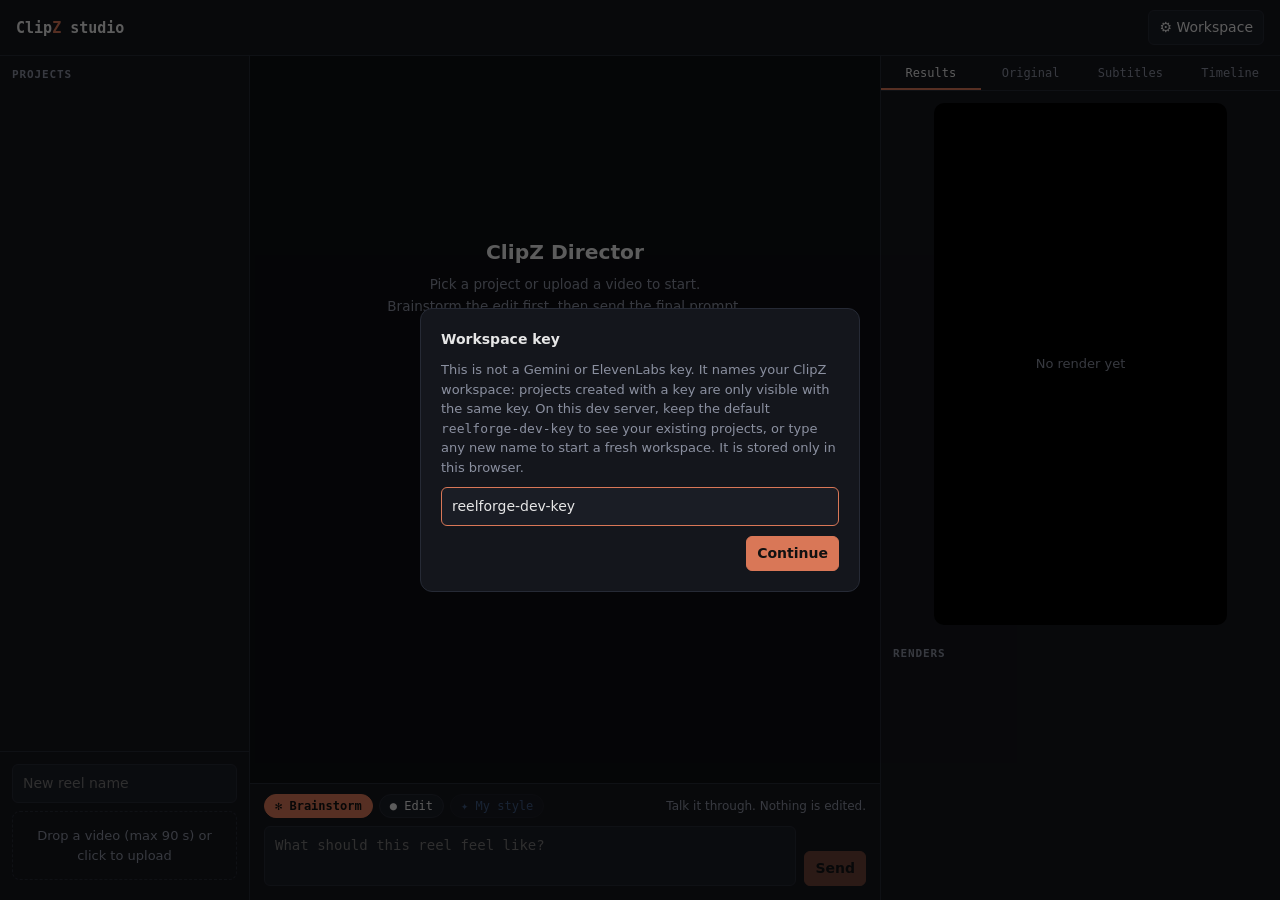
<file: app/web/index.html>
<!doctype html>
<html lang="en">
<head>
<meta charset="utf-8">
<meta name="viewport" content="width=device-width, initial-scale=1">
<title>ClipZ Studio</title>
<style>
:root {
  --bg: #0d0e12; --panel: #14161c; --panel2: #1a1d25; --line: #262a35; --text: #e6e6e6;
  --dim: #8b90a0; --accent: #d97757; --ok: #5fb878; --err: #e5534b; --warn: #d4a72c;
  --blue: #6ea8fe; --mono: ui-monospace, "JetBrains Mono", "SF Mono", Menlo, Consolas, monospace;
  --sans: system-ui, -apple-system, "Segoe UI", Roboto, sans-serif;
}
* { box-sizing: border-box; scrollbar-width: thin; scrollbar-color: #2c3140 transparent; }
::-webkit-scrollbar { width: 6px; height: 6px; }
::-webkit-scrollbar-track { background: transparent; }
::-webkit-scrollbar-thumb { background: #262a35; border-radius: 999px; }
::-webkit-scrollbar-thumb:hover { background: #3d4455; }
::-webkit-scrollbar-thumb:active { background: var(--accent); }
::-webkit-scrollbar-corner { background: transparent; }
html, body { height: 100%; margin: 0; }
body { background: var(--bg); color: var(--text); font: 14px/1.5 var(--sans); display: flex; flex-direction: column; }
button { font: inherit; color: inherit; background: var(--panel2); border: 1px solid var(--line);
  border-radius: 6px; padding: 6px 10px; cursor: pointer; }
button:hover:not(:disabled) { border-color: var(--accent); }
button:disabled { opacity: .45; cursor: default; }
button.primary { background: var(--accent); border-color: var(--accent); color: #111; font-weight: 600; }
input, textarea { font: inherit; color: var(--text); background: var(--panel2); border: 1px solid var(--line);
  border-radius: 6px; padding: 8px 10px; width: 100%; }
input:focus, textarea:focus { outline: none; border-color: var(--accent); }
header { display: flex; align-items: center; gap: 12px; padding: 10px 16px; border-bottom: 1px solid var(--line); background: var(--panel); }
header .logo { font: 600 15px var(--mono); }
header .logo span { color: var(--accent); }
header .spacer { flex: 1; }
header .who { color: var(--dim); font: 12px var(--mono); }
main { flex: 1; display: grid; grid-template-columns: 250px minmax(0, 1fr) 400px; min-height: 0; }
aside, section { min-height: 0; display: flex; flex-direction: column; }
aside { border-right: 1px solid var(--line); background: var(--panel); }
#right { border-left: 1px solid var(--line); background: var(--panel); }
.pad { padding: 12px; }
.title { font: 600 11px var(--mono); text-transform: uppercase; letter-spacing: .08em; color: var(--dim); padding: 12px 12px 6px; }
#projects { overflow: auto; flex: 1; padding: 0 8px 8px; }
.proj { padding: 8px 10px; border-radius: 6px; cursor: pointer; display: flex; flex-direction: column; gap: 2px; }
.proj:hover { background: var(--panel2); }
.proj.active { background: var(--panel2); box-shadow: inset 2px 0 0 var(--accent); }
.proj .name { white-space: nowrap; overflow: hidden; text-overflow: ellipsis; }
.badge { font: 11px var(--mono); color: var(--dim); }
.badge.ready { color: var(--ok); } .badge.processing { color: var(--warn); } .badge.failed { color: var(--err); }
.newproj { border-top: 1px solid var(--line); display: flex; flex-direction: column; gap: 8px; }
.drop { border: 1px dashed var(--line); border-radius: 8px; padding: 14px; text-align: center; color: var(--dim); cursor: pointer; font-size: 13px; }
.drop.over { border-color: var(--accent); color: var(--text); }
.bar { height: 4px; background: var(--line); border-radius: 2px; overflow: hidden; }
.bar > div { height: 100%; width: 0; background: var(--accent); transition: width .2s; }
#chatwrap { display: flex; flex-direction: column; min-height: 0; }
#log { flex: 1; overflow: auto; padding: 18px 22px; font: 13.5px/1.6 var(--mono); }
.empty { color: var(--dim); text-align: center; margin-top: 18vh; font-family: var(--sans); }
.empty h2 { color: var(--text); font-weight: 600; margin: 0 0 6px; }
.msg { margin: 0 0 14px; white-space: pre-wrap; word-wrap: break-word; }
.msg.user { color: var(--text); }
.msg.user::before { content: "> "; color: var(--accent); font-weight: 700; }
.msg.assistant::before { content: "● "; color: var(--text); }
.msg.brain::before { content: "✻ "; color: var(--blue); }
.msg.sys { color: var(--dim); }
.tool { margin: 0 0 6px 2px; color: var(--dim); }
.tool .dot { display: inline-block; width: 1em; }
.tool.run .dot { color: var(--warn); animation: blink 1s infinite; }
.tool.ok .dot { color: var(--ok); } .tool.fail .dot { color: var(--err); }
.tool .name { color: var(--text); font-weight: 600; }
.tool .res { display: block; margin-left: 1.6em; color: var(--dim); white-space: pre-wrap; }
.tool .res::before { content: "⎿ "; }
@keyframes blink { 50% { opacity: .2; } }
.card { border: 1px solid var(--line); border-radius: 8px; padding: 10px 12px; margin: 0 0 14px; background: var(--panel); font-family: var(--sans); }
.card h4 { margin: 0 0 6px; font: 600 12px var(--mono); color: var(--accent); text-transform: uppercase; letter-spacing: .06em; }
.card ol, .card ul { margin: 4px 0 0 18px; padding: 0; }
.card .actions { display: flex; gap: 8px; margin-top: 10px; flex-wrap: wrap; }
.card.final { border-color: var(--accent); }
.composer { border-top: 1px solid var(--line); padding: 10px 14px 14px; background: var(--panel); }
.modes { display: flex; gap: 6px; margin-bottom: 8px; align-items: center; }
.mode { padding: 4px 10px; border-radius: 999px; font: 12px var(--mono); }
.mode.on { background: var(--accent); border-color: var(--accent); color: #111; font-weight: 700; }
.hint { color: var(--dim); font-size: 12px; margin-left: auto; }
.row { display: flex; gap: 8px; align-items: flex-end; }
.row textarea { resize: none; min-height: 44px; max-height: 180px; font-family: var(--mono); }
.tabs { display: flex; border-bottom: 1px solid var(--line); }
.tab { flex: 1; border: 0; border-radius: 0; background: transparent; padding: 10px; color: var(--dim); font: 12px var(--mono); }
.tab.on { color: var(--text); box-shadow: inset 0 -2px 0 var(--accent); }
.pane { display: none; overflow: auto; flex: 1; padding: 12px; }
.pane.on { display: block; }
.player { background: #000; border-radius: 10px; overflow: hidden; aspect-ratio: 9 / 16; max-height: 58vh; margin: 0 auto 10px; display: flex; align-items: center; justify-content: center; color: var(--dim); font-size: 13px; }
.player video { width: 100%; height: 100%; object-fit: contain; }
.render { display: flex; align-items: center; gap: 8px; padding: 8px; border: 1px solid var(--line); border-radius: 8px; margin-bottom: 8px; font-size: 13px; }
.render .meta { flex: 1; min-width: 0; }
.render .meta b { font: 600 12px var(--mono); }
.render .meta div { color: var(--dim); font-size: 12px; }
.credits { font-size: 12px; color: var(--dim); white-space: pre-wrap; }
.sub { font: 12.5px/1.7 var(--mono); }
.sub .line { margin-bottom: 6px; }
.sub .t { color: var(--dim); margin-right: 6px; }
.sub .w { cursor: pointer; border-radius: 3px; }
.sub .w:hover { background: var(--panel2); color: var(--accent); }
.sub .w i { font-style: normal; color: var(--dim); font-size: 10px; vertical-align: super; margin-left: 1px; }
pre.summary { white-space: pre-wrap; font: 12px/1.6 var(--mono); background: var(--panel2); padding: 10px; border-radius: 8px; border: 1px solid var(--line); }
.modal { position: fixed; inset: 0; background: rgba(0,0,0,.6); display: none; align-items: center; justify-content: center; z-index: 10; }
.modal.on { display: flex; }
.modal .box { background: var(--panel); border: 1px solid var(--line); border-radius: 12px; padding: 20px; width: min(440px, 92vw); display: flex; flex-direction: column; gap: 10px; }
.modal .box p { margin: 0; color: var(--dim); font-size: 13px; }
.chips { display: flex; gap: 6px; flex-wrap: wrap; margin: 6px 0 0; }
.chip { font-size: 12px; padding: 3px 9px; border-radius: 999px; }
.stylebtn { padding: 4px 10px; border-radius: 999px; font: 12px var(--mono); color: var(--blue); }
.stylebtn:hover:not(:disabled) { border-color: var(--blue); }
.habit { font: 11.5px var(--mono); padding: 2px 8px; border-radius: 999px; border: 1px solid var(--line); color: var(--dim); cursor: help; }
.card textarea.review { margin-top: 10px; min-height: 150px; resize: vertical; font: 12.5px/1.55 var(--mono); }
@media (max-width: 1100px) { main { grid-template-columns: 210px minmax(0, 1fr) 330px; } }
@media (max-width: 820px) { main { grid-template-columns: 1fr; } aside, #right { display: none; } }
</style>
</head>
<body>
<header>
  <div class="logo">Clip<span>Z</span> studio</div>
  <div class="who" id="who"></div>
  <div class="spacer"></div>
  <button id="settingsBtn" title="Workspace key">⚙ Workspace</button>
</header>
<main>
  <aside>
    <div class="title">Projects</div>
    <div id="projects"></div>
    <div class="newproj pad">
      <input id="pname" placeholder="New reel name" maxlength="200">
      <label class="drop" id="drop">Drop a video (max 90 s) or click to upload
        <input type="file" id="file" accept="video/*" hidden>
      </label>
      <div class="bar" id="upbar" hidden><div></div></div>
      <div class="badge" id="upstatus"></div>
    </div>
  </aside>

  <section id="chatwrap">
    <div id="log"><div class="empty"><h2>ClipZ Director</h2>Pick a project or upload a video to start.<br>
      Brainstorm the edit first, then send the final prompt.</div></div>
    <div class="composer">
      <div class="modes">
        <button class="mode on" data-mode="brainstorm">✻ Brainstorm</button>
        <button class="mode" data-mode="edit">● Edit</button>
        <button class="stylebtn" id="styleBtn" disabled title="Draft an edit prompt from how you edited your other reels; you review it before sending">✦ My style</button>
        <span class="hint" id="modehint">Talk it through. Nothing is edited.</span>
      </div>
      <div class="row">
        <textarea id="input" rows="2" placeholder="What should this reel feel like?" disabled></textarea>
        <button class="primary" id="send" disabled>Send</button>
      </div>
    </div>
  </section>

  <section id="right">
    <div class="tabs">
      <button class="tab on" data-tab="results">Results</button>
      <button class="tab" data-tab="original">Original</button>
      <button class="tab" data-tab="subs">Subtitles</button>
      <button class="tab" data-tab="timeline">Timeline</button>
    </div>
    <div class="pane on" id="pane-results">
      <div class="player" id="player">No render yet</div>
      <div class="bar" id="rbar" hidden><div></div></div>
      <div class="title" style="padding-left:0">Renders</div>
      <div id="renders"></div>
    </div>
    <div class="pane" id="pane-original">
      <div class="player" id="origPlayer">No project selected</div>
      <div class="badge" id="origMeta"></div>
    </div>
    <div class="pane" id="pane-subs"><div class="sub" id="subs">No transcript yet.</div></div>
    <div class="pane" id="pane-timeline">
      <div class="row" style="margin-bottom:8px"><button id="undo">↶ Undo</button><button id="redo">↷ Redo</button>
        <button id="exportBtn" class="primary" style="margin-left:auto">Export</button></div>
      <pre class="summary" id="summary">No timeline yet.</pre>
    </div>
  </section>
</main>

<div class="modal" id="keyModal"><div class="box">
  <b>Workspace key</b>
  <p>This is not a Gemini or ElevenLabs key. It names your ClipZ workspace: projects created
    with a key are only visible with the same key. On this dev server, keep the default
    <code>reelforge-dev-key</code> to see your existing projects, or type any new name to start
    a fresh workspace. It is stored only in this browser.</p>
  <input id="keyInput" placeholder="reelforge-dev-key" autocomplete="off">
  <div class="row" style="justify-content:flex-end"><button class="primary" id="keySave">Continue</button></div>
</div></div>

<script>
"use strict";
const $ = (s) => document.querySelector(s);
const store = {
  get(k, d) { try { const v = localStorage.getItem(k); return v === null ? d : JSON.parse(v); } catch { return d; } },
  set(k, v) { try { localStorage.setItem(k, JSON.stringify(v)); } catch {} },
};
// Served by the API at /app, requests are same-origin. Opened as a local file, talk to the
// local dev API instead (its CORS settings allow it).
const API = location.protocol === "file:" ? "http://localhost:8000" : "";
const DEFAULT_KEY = "reelforge-dev-key"; // the dev workspace (same as the Postman collection)
const S = { key: store.get("rf_key", ""), project: null, mode: "brainstorm", busy: false, blobs: {}, playing: null, original: null };
const current = (pid) => S.project?.project_id === pid; // late responses for another project are dropped

// ---------- API helpers ----------
async function api(path, opts = {}) {
  const headers = { "X-API-Key": S.key, ...(opts.headers || {}) };
  if (opts.json !== undefined) { headers["Content-Type"] = "application/json"; opts.body = JSON.stringify(opts.json); }
  const res = await fetch(API + path, { ...opts, headers });
  if (!res.ok) {
    let detail = res.statusText;
    try { const j = await res.json(); detail = j.detail || (j.errors && j.errors[0].message) || JSON.stringify(j); } catch {}
    const err = new Error(typeof detail === "string" ? detail : JSON.stringify(detail));
    err.status = res.status; throw err;
  }
  return res.headers.get("content-type")?.includes("json") ? res.json() : res;
}

// Server-sent events over fetch (EventSource cannot send the API key header).
async function sse(path, opts, onEvent) {
  const res = await fetch(API + path, { ...opts, headers: { "X-API-Key": S.key, "Content-Type": "application/json", ...(opts.headers || {}) } });
  if (!res.ok || !res.body) throw new Error(`${res.status} ${res.statusText}`);
  const reader = res.body.getReader(); const dec = new TextDecoder(); let buf = "";
  for (;;) {
    const { value, done } = await reader.read();
    if (done) break;
    buf += dec.decode(value, { stream: true }).replace(/\r\n/g, "\n");
    let i;
    while ((i = buf.indexOf("\n\n")) >= 0) {
      const block = buf.slice(0, i); buf = buf.slice(i + 2);
      let ev = "message", data = "";
      for (const line of block.split("\n")) {
        if (line.startsWith("event:")) ev = line.slice(6).trim();
        else if (line.startsWith("data:")) data += line.slice(5).trim();
      }
      if (data) { try { onEvent(ev, JSON.parse(data)); } catch { onEvent(ev, data); } }
    }
  }
}

// ---------- UI helpers ----------
const esc = (s) => String(s ?? "").replace(/[&<>"']/g, (c) => ({ "&": "&amp;", "<": "&lt;", ">": "&gt;", '"': "&quot;", "'": "&#39;" }[c]));
function logEl() { const l = $("#log"); const e = l.querySelector(".empty"); if (e) e.remove(); return l; }
function add(html, cls) { const d = document.createElement("div"); d.className = cls; d.innerHTML = html; logEl().appendChild(d); scroll(); return d; }
function scroll() { const l = $("#log"); l.scrollTop = l.scrollHeight; }
function say(role, text) { return add(esc(text), `msg ${role}`); }
function brief(v, n = 70) { const s = typeof v === "string" ? v : JSON.stringify(v); return s.length > n ? s.slice(0, n - 1) + "…" : s; }
function argText(args) { return Object.entries(args || {}).map(([k, v]) => `${k}=${brief(v, 40)}`).join(", "); }

function resultText(name, r) {
  if (!r) return "";
  if (r.placed && Array.isArray(r.placed)) {
    const p = r.placed.map((x) => typeof x === "string" ? x : `${x.at_word || x.word || ""} ${x.said ? `"${x.said}" ` : ""}→ ${x.title || x.kind || ""}`).join("\n");
    const s = (r.skipped || []).map((x) => `skipped ${x.at_word || x.word}: ${x.reason}`).join("\n");
    return [p, s].filter(Boolean).join("\n") || "nothing placed";
  }
  if (r.render_id) return `render queued (${r.profile || ""})`;
  if (r.warnings) return r.warnings.length ? r.warnings.join("\n") : "plan accepted";
  if (r.results) return r.results.map((x) => `${x.id} — ${x.title}`).join("\n");
  if (r.version) return `version ${r.version}`;
  return brief(r, 160);
}

// ---------- projects ----------
async function loadProjects() {
  if (!S.key) return;
  const { projects } = await api("/projects");
  const box = $("#projects"); box.innerHTML = "";
  if (!projects.length) box.innerHTML = '<div class="badge pad">No projects yet.</div>';
  for (const p of projects) {
    const d = document.createElement("div");
    d.className = "proj" + (S.project?.project_id === p.project_id ? " active" : "");
    d.innerHTML = `<span class="name">${esc(p.name)}</span><span class="badge ${p.status}">${p.status} · ${new Date(p.created_at).toLocaleString()}</span>`;
    d.onclick = () => openProject(p);
    box.appendChild(d);
  }
  return projects;
}

async function openProject(p) {
  S.project = p; store.set("rf_last", p.project_id);
  document.querySelectorAll(".proj").forEach((e) => e.classList.remove("active"));
  await loadProjects();
  $("#log").innerHTML = "";
  resetPanels(p);
  setEnabled(p.status === "ready");
  if (p.status !== "ready") {
    say("sys", p.status === "processing" ? "Analysing the video (transcript, scenes, beats)… this view updates when ready." : `Project status: ${p.status}`);
    if (p.status === "processing") waitReady(p.project_id);
  }
  // brainstorm history (client-side) + edit history (server)
  for (const m of store.get(`rf_brain_${p.project_id}`, [])) say(m.role === "user" ? "user" : "brain", m.content);
  if (p.status === "ready") {
    try {
      const { messages } = await api(`/projects/${p.project_id}/messages`);
      if (!current(p.project_id)) return;
      for (const m of messages) say(m.role === "user" ? "user" : "assistant", m.content);
    } catch {}
  }
  await Promise.all([loadRenders(), loadTimeline()]);
  if ($("#pane-original").classList.contains("on")) loadOriginal();
}

async function waitReady(pid) {
  for (let i = 0; i < 400; i++) {
    await new Promise((r) => setTimeout(r, 3000));
    if (S.project?.project_id !== pid) return;
    const projects = await loadProjects();
    const p = projects.find((x) => x.project_id === pid);
    if (p && p.status !== "processing") { say("sys", p.status === "ready" ? "Video analysed. Brainstorm or tell the Director what to do." : "Processing failed."); S.project = p; setEnabled(p.status === "ready"); loadTimeline(); return; }
  }
}

function setEnabled(on) { $("#input").disabled = !on; $("#send").disabled = !on; $("#styleBtn").disabled = !on; if (on) $("#input").focus(); }

// ---------- upload ----------
async function upload(file) {
  if (!file) return;
  if (!S.key) return openKey();
  const name = $("#pname").value.trim() || file.name.replace(/\.[^.]+$/, "").slice(0, 80);
  const safeName = file.name.replace(/[^A-Za-z0-9._-]/g, "_").replace(/^[^A-Za-z0-9]+/, "v") || "video.mp4";
  const bar = $("#upbar"), status = $("#upstatus");
  bar.hidden = false; bar.firstElementChild.style.width = "0%"; status.textContent = "Creating project…";
  try {
    const proj = await api("/projects", { method: "POST", json: { name } });
    const form = new FormData(); form.append("file", file, safeName);
    const up = await new Promise((resolve, reject) => {
      const xhr = new XMLHttpRequest();
      xhr.open("POST", `${API}/projects/${proj.project_id}/uploads`);
      xhr.setRequestHeader("X-API-Key", S.key);
      xhr.upload.onprogress = (e) => { if (e.lengthComputable) { bar.firstElementChild.style.width = `${(e.loaded / e.total) * 100}%`; status.textContent = `Uploading ${Math.round((e.loaded / e.total) * 100)}%`; } };
      xhr.onload = () => { let j = {}; try { j = JSON.parse(xhr.responseText); } catch {} xhr.status < 300 ? resolve(j) : reject(new Error(j.detail || j.errors?.[0]?.message || xhr.statusText)); };
      xhr.onerror = () => reject(new Error("network error"));
      xhr.send(form);
    });
    status.textContent = "Ingesting…";
    await sse(`/projects/${proj.project_id}/jobs/${up.job_id}/events`, { method: "GET", headers: {} }, (ev, d) => {
      if (d && typeof d === "object") { bar.firstElementChild.style.width = `${Math.round((d.progress || 0) * 100)}%`; status.textContent = `Ingest ${d.status}${d.error ? ": " + d.error : ""}`; }
    });
    status.textContent = "Uploaded. Analysing…"; $("#pname").value = "";
    const projects = await loadProjects();
    const p = projects.find((x) => x.project_id === proj.project_id);
    if (p) openProject(p);
  } catch (e) { status.textContent = `Upload failed: ${e.message}`; }
}

// ---------- brainstorm ----------
async function brainstorm(text) {
  const pid = S.project.project_id;
  const hist = store.get(`rf_brain_${pid}`, []);
  hist.push({ role: "user", content: text });
  say("user", text);
  const thinking = add("thinking…", "msg sys");
  try {
    const r = await api(`/projects/${pid}/brainstorm`, { method: "POST", json: { messages: hist.slice(-20) } });
    thinking.remove();
    hist.push({ role: "assistant", content: r.reply + (r.final_prompt ? `\n\nFINAL PROMPT: ${r.final_prompt}` : "") });
    store.set(`rf_brain_${pid}`, hist);
    if (!current(pid)) return; // saved; shown when you come back to that project
    say("brain", r.reply);
    if (r.final_prompt) finalCard(r.final_prompt);
  } catch (e) { thinking.remove(); say("sys", `Brainstorm failed: ${e.message}`); hist.pop(); }
}

function finalCard(prompt) {
  const c = add(`<h4>Final prompt</h4><div class="fp">${esc(prompt)}</div>
    <div class="actions"><button class="primary" data-a="send">Send to Director</button><button data-a="edit">Edit first</button></div>`, "card final");
  c.querySelector('[data-a="send"]').onclick = () => { setMode("edit"); edit(prompt); };
  c.querySelector('[data-a="edit"]').onclick = () => { setMode("edit"); $("#input").value = prompt; $("#input").focus(); autosize(); };
}

// ---------- edit (Director) ----------
async function edit(text) {
  const pid = S.project.project_id;
  say("user", text);
  const tools = {};
  S.busy = true; $("#send").disabled = true;
  try {
    await sse(`/projects/${pid}/messages`, { method: "POST", body: JSON.stringify({ text }) }, (ev, d) => {
      if (!current(pid)) return; // switched project mid-run: the edit continues on the server
      switch (ev) {
        case "tool_call": {
          if (d.name === "plan_edit") { planCard(d.args); }
          tools[d.id] = add(`<span class="dot">●</span><span class="name">${esc(d.name)}</span>(${esc(argText(d.args))})`, "tool run");
          break;
        }
        case "tool_result": {
          const el = tools[d.id]; if (!el) break;
          el.className = `tool ${d.ok ? "ok" : "fail"}`;
          const txt = d.ok ? resultText(d.name, d.result) : d.error;
          if (txt) el.insertAdjacentHTML("beforeend", `<span class="res">${esc(txt)}</span>`);
          scroll(); break;
        }
        case "timeline_version_created": loadTimeline(); break;
        case "preview_queued": case "render_queued": showProgress(0); loadRenders(); break;
        case "render_progress": showProgress(d.progress); break;
        case "preview_ready": case "render_ready":
          showProgress(null); loadRenders().then(() => play(d.url));
          if (d.credits?.length) add(`<h4>Credits for your caption</h4><div class="credits">${esc(d.credits.join("\n"))}</div>`, "card");
          break;
        case "render_failed": showProgress(null); say("sys", "Render failed."); loadRenders(); break;
        case "dub_queued": say("sys", `Dubbing into ${d.language} in the background; it appears as a new version.`); break;
        case "critic_feedback": add(`<h4>Critic · ${esc(d.overall_score)}/10</h4>${esc((d.issues || []).join("\n"))}`, "card"); break;
        case "ask": askCard(d); break;
        case "done": if (d.reply) say("assistant", d.reply); break;
        case "error": say("sys", `Error: ${d.message || JSON.stringify(d)}`); break;
      }
    });
  } catch (e) { say("sys", `Request failed: ${e.message}`); }
  S.busy = false;
  if (current(pid)) { $("#send").disabled = false; loadTimeline(); loadRenders(); }
}

function planCard(a) {
  const steps = (a.steps || []).map((s) => `<li>${esc(s)}</li>`).join("");
  const moments = (a.moments || []).map((m) => `<li><code>${esc(m.at_word)}</code> → ${esc(m.show)}</li>`).join("");
  add(`<h4>Plan</h4><div>${esc(a.summary || "")}</div>${steps ? `<ol>${steps}</ol>` : ""}
    ${moments ? `<div style="margin-top:6px;color:var(--dim)">Keyword moments</div><ul>${moments}</ul>` : ""}
    ${a.music_mood || a.transition ? `<div style="margin-top:6px;color:var(--dim)">music: ${esc(a.music_mood || "-")} · transition: ${esc(a.transition || "-")}</div>` : ""}`, "card");
}

function askCard(d) {
  const c = add(`<h4>Director asks</h4><div>${esc(d.question)}</div><div class="chips"></div>`, "card");
  for (const o of d.options || []) {
    const b = document.createElement("button"); b.className = "chip"; b.textContent = o;
    b.onclick = () => edit(o); c.querySelector(".chips").appendChild(b);
  }
}

// ---------- my style: a prompt learned from your other reels, reviewed before sending ----------
async function myStyle() {
  if (!S.project || S.busy) return;
  const pid = S.project.project_id;
  const btn = $("#styleBtn"); btn.disabled = true;
  const wait = add("learning your style from your other reels…", "msg sys");
  try {
    const r = await api(`/projects/${pid}/style-prompt`);
    wait.remove();
    if (current(pid)) styleCard(r);
  } catch (e) { wait.remove(); if (current(pid)) say("sys", `Could not learn your style: ${e.message}`); }
  btn.disabled = S.project?.status !== "ready";
}

function styleCard(r) {
  if (!r.prompt) { add(`<h4>Your style</h4><div>${esc(r.note)}</div>`, "card"); return; }
  const habits = r.habits.map((h) => `<span class="habit" title="${esc(h.instruction)}">${esc(h.label)} · ${Math.round(h.share * 100)}%</span>`).join("");
  const c = add(`<h4>Your style</h4><div class="badge">${esc(r.note)}</div><div class="chips">${habits}</div>
    <textarea class="review" maxlength="2000" spellcheck="false">${esc(r.prompt)}</textarea>
    <div class="actions"><button class="primary" data-a="send">Send to Director</button><button data-a="discard">Discard</button></div>`, "card final");
  const text = c.querySelector("textarea");
  c.querySelector('[data-a="send"]').onclick = () => {
    const prompt = text.value.trim();
    if (!prompt || S.busy) return;
    c.querySelectorAll("button, textarea").forEach((x) => (x.disabled = true));
    setMode("edit"); edit(prompt);
  };
  c.querySelector('[data-a="discard"]').onclick = () => c.remove();
  text.focus();
}

// ---------- results ----------
function showProgress(p) {
  const bar = $("#rbar");
  if (p === null) { bar.hidden = true; return; }
  bar.hidden = false; bar.firstElementChild.style.width = `${Math.round((p || 0) * 100)}%`;
}

async function blobUrl(url) {
  if (S.blobs[url]) return S.blobs[url];
  const res = await api(url);
  S.blobs[url] = URL.createObjectURL(await res.blob());
  return S.blobs[url];
}

async function play(url) {
  if (!url || !S.project) return;
  const pid = S.project.project_id;
  S.playing = { pid, url };
  const box = $("#player"); box.textContent = "Loading…";
  try {
    const src = await blobUrl(url);
    if (!current(pid) || S.playing?.url !== url) return;
    box.innerHTML = `<video src="${src}" controls autoplay playsinline></video>`;
  } catch (e) { if (current(pid)) box.textContent = `Cannot load video: ${e.message}`; }
}

function resetPanels(p) {
  S.playing = null; S.original = null;
  $("#player").textContent = "No render yet";
  $("#renders").innerHTML = '<div class="badge">Loading…</div>';
  $("#origPlayer").textContent = "Open this tab to load the original";
  $("#origMeta").textContent = "";
  const waiting = p.status === "ready" ? "Loading…" : "Not analysed yet.";
  $("#subs").textContent = waiting;
  $("#summary").textContent = p.status === "ready" ? "Loading…" : "No timeline yet.";
  showProgress(null);
}

async function loadOriginal() {
  if (!S.project) return;
  const pid = S.project.project_id;
  if (S.original === pid) return;
  S.original = pid;
  const box = $("#origPlayer"); box.textContent = "Loading…";
  try {
    const src = await api(`/projects/${pid}/source`);
    const blob = await blobUrl(src.url);
    if (!current(pid)) return;
    box.innerHTML = `<video src="${blob}" controls playsinline></video>`;
    $("#origMeta").textContent = `${src.width || "?"}×${src.height || "?"} · ${src.duration_s ? src.duration_s.toFixed(1) + " s" : ""} · as uploaded (normalised)`;
  } catch (e) {
    if (!current(pid)) return;
    S.original = null;
    box.textContent = e.status === 404 ? "The original is no longer kept for this project." : `Cannot load original: ${e.message}`;
  }
}

async function download(url, name) {
  const a = document.createElement("a"); a.href = await blobUrl(url); a.download = name; a.click();
}

async function loadRenders() {
  if (!S.project) return;
  const pid = S.project.project_id;
  const { renders } = await api(`/projects/${pid}/renders`).catch(() => ({ renders: [] }));
  if (!current(pid)) return;
  const box = $("#renders"); box.innerHTML = renders.length ? "" : '<div class="badge">Nothing rendered yet.</div>';
  for (const r of renders) {
    const d = document.createElement("div"); d.className = "render";
    d.innerHTML = `<div class="meta"><b>${esc(r.profile)}</b> <span class="badge ${r.status === "done" ? "ready" : r.status === "failed" ? "failed" : "processing"}">${esc(r.status)}</span><div>${new Date(r.created_at).toLocaleString()}</div></div>`;
    if (r.status === "done" && r.url) {
      const pl = document.createElement("button"); pl.textContent = "▶"; pl.title = "Play"; pl.onclick = () => play(r.url);
      const dl = document.createElement("button"); dl.textContent = "⬇"; dl.title = "Download";
      dl.onclick = () => download(r.url, `${S.project.name.replace(/[^\w-]+/g, "_")}-${r.profile}.mp4`);
      d.append(pl, dl);
    }
    box.appendChild(d);
  }
  const latest = renders.find((r) => r.status === "done" && r.url);
  if (latest && S.playing?.pid !== pid) play(latest.url);
}

async function loadTimeline() {
  if (!S.project || S.project.status !== "ready") return;
  const pid = S.project.project_id;
  try {
    const t = await api(`/projects/${pid}/timeline`);
    if (!current(pid)) return;
    $("#summary").textContent = `version ${t.version}\n\n${t.summary}`;
    renderSubs(t.timeline.transcript.words || []);
  } catch (e) { if (current(pid)) $("#summary").textContent = e.status === 404 ? "No timeline yet." : e.message; }
}

function renderSubs(words) {
  const box = $("#subs"); box.innerHTML = "";
  if (!words.length) { box.textContent = "No speech detected."; return; }
  let line = null;
  words.forEach((w, i) => {
    if (i % 8 === 0) {
      line = document.createElement("div"); line.className = "line";
      line.innerHTML = `<span class="t">${w.start.toFixed(1)}s</span>`; box.appendChild(line);
    }
    const s = document.createElement("span"); s.className = "w";
    s.innerHTML = `${esc(w.display_text || w.text)}<i>${esc(w.id)}</i> `;
    s.title = `Insert ${w.id}`;
    s.onclick = () => { const inp = $("#input"); inp.value += (inp.value && !inp.value.endsWith(" ") ? " " : "") + w.id + " "; inp.focus(); };
    line.appendChild(s);
  });
}

// ---------- modes, composer, wiring ----------
function setMode(m) {
  S.mode = m;
  document.querySelectorAll(".mode").forEach((b) => b.classList.toggle("on", b.dataset.mode === m));
  $("#modehint").textContent = m === "brainstorm" ? "Talk it through. Nothing is edited." : "The Director edits the timeline and renders a preview.";
  $("#input").placeholder = m === "brainstorm" ? "What should this reel feel like?" : "Tell the Director what to do (e.g. remove pauses, add logos when tools are named, upbeat music + sfx)";
}
function autosize() { const t = $("#input"); t.style.height = "auto"; t.style.height = Math.min(180, t.scrollHeight) + "px"; }
async function submit() {
  const text = $("#input").value.trim();
  if (!text || !S.project || S.busy) return;
  $("#input").value = ""; autosize();
  if (S.mode === "brainstorm") await brainstorm(text); else await edit(text);
}

function openKey() { $("#keyInput").value = S.key || DEFAULT_KEY; $("#keyModal").classList.add("on"); $("#keyInput").focus(); }
$("#keySave").onclick = async () => {
  const k = $("#keyInput").value.trim(); if (!k) return;
  S.key = k; store.set("rf_key", k); $("#keyModal").classList.remove("on"); $("#who").textContent = `workspace: ${k}`;
  const projects = await loadProjects().catch((e) => { say("sys", offline(e)); return []; });
  const last = projects?.find((p) => p.project_id === store.get("rf_last", ""));
  if (last) openProject(last);
};
$("#keyInput").onkeydown = (e) => { if (e.key === "Enter") $("#keySave").click(); };
$("#settingsBtn").onclick = openKey;
document.querySelectorAll(".mode").forEach((b) => (b.onclick = () => setMode(b.dataset.mode)));
document.querySelectorAll(".tab").forEach((b) => (b.onclick = () => {
  document.querySelectorAll(".tab").forEach((x) => x.classList.toggle("on", x === b));
  document.querySelectorAll(".pane").forEach((p) => p.classList.toggle("on", p.id === `pane-${b.dataset.tab}`));
  if (b.dataset.tab === "original") loadOriginal();
}));
$("#send").onclick = submit;
$("#styleBtn").onclick = myStyle;
$("#input").addEventListener("input", autosize);
$("#input").addEventListener("keydown", (e) => { if (e.key === "Enter" && !e.shiftKey) { e.preventDefault(); submit(); } });
$("#file").onchange = (e) => upload(e.target.files[0]);
const drop = $("#drop");
drop.addEventListener("dragover", (e) => { e.preventDefault(); drop.classList.add("over"); });
drop.addEventListener("dragleave", () => drop.classList.remove("over"));
drop.addEventListener("drop", (e) => { e.preventDefault(); drop.classList.remove("over"); upload(e.dataTransfer.files[0]); });
$("#undo").onclick = async () => { if (S.project) { await api(`/projects/${S.project.project_id}/undo`, { method: "POST" }).catch((e) => say("sys", e.message)); loadTimeline(); } };
$("#redo").onclick = async () => { if (S.project) { await api(`/projects/${S.project.project_id}/redo`, { method: "POST" }).catch((e) => say("sys", e.message)); loadTimeline(); } };
$("#exportBtn").onclick = () => { if (S.project && !S.busy) { setMode("edit"); edit("export the final video"); } };

(async () => {
  setMode("brainstorm");
  if (!S.key) return openKey();
  $("#who").textContent = `workspace: ${S.key}`;
  const projects = await loadProjects().catch((e) => { say("sys", offline(e)); return []; });
  const last = projects?.find((p) => p.project_id === store.get("rf_last", ""));
  if (last) openProject(last);
})();

function offline(e) {
  return e instanceof TypeError
    ? `Cannot reach the ClipZ API at ${API || location.origin}. Start it with \`make dev\` and open http://localhost:8000/app`
    : e.message;
}
</script>
</body>
</html>
</file>
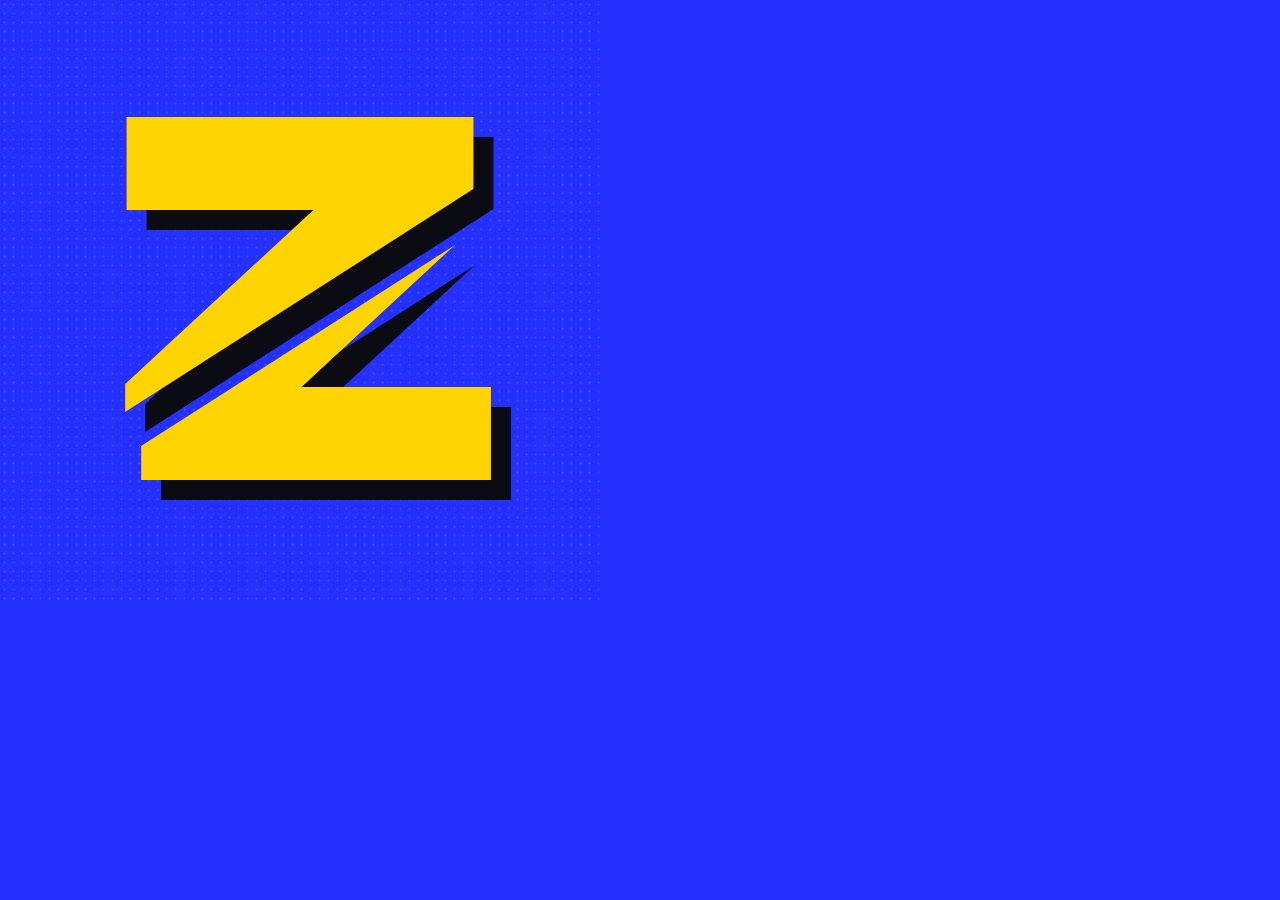
<file: landing/shots/icon.html>
<!doctype html><html><head><meta charset="utf-8">
<link rel="stylesheet" href="https://fonts.googleapis.com/css2?family=Unbounded:wght@900&display=swap">
<style>
*{margin:0;padding:0;box-sizing:border-box}
html,body{width:600px;height:600px;overflow:hidden;background:#2430FF}
.tile{position:relative;width:600px;height:600px;background:#2430FF;overflow:hidden}
.tile::before{content:"";position:absolute;inset:0;opacity:.1;background-image:radial-gradient(rgba(255,255,255,.95) 1.4px,transparent 1.4px);background-size:9px 9px}
.z{position:absolute;inset:0;display:grid;place-items:center;font-family:"Unbounded","Arial Black",sans-serif;font-weight:900;font-size:470px;line-height:1;letter-spacing:0}
.z span{display:block;transform:translateY(-6px)}
.shadow{color:#0B0B14;transform:translate(20px,20px)}
.a{color:#FFD400;clip-path:polygon(0 0,100% 0,100% 18%,0 82%)}
.b{color:#FFD400;clip-path:polygon(0 86%,100% 22%,100% 100%,0 100%);transform:translate(16px,10px)}
.shadow.a2{clip-path:polygon(0 0,100% 0,100% 18%,0 82%)}
.shadow.b2{clip-path:polygon(0 86%,100% 22%,100% 100%,0 100%);transform:translate(36px,30px)}
.rec{position:absolute;left:58px;top:56px;width:34px;height:34px;border-radius:50%;background:#FFD400;box-shadow:5px 5px 0 #0B0B14}
</style></head><body>
<div class="tile">
  <div class="z shadow a2"><span>Z</span></div>
  <div class="z shadow b2"><span>Z</span></div>
  <div class="z a"><span>Z</span></div>
  <div class="z b"><span>Z</span></div>
</div>
</body></html>
</file>
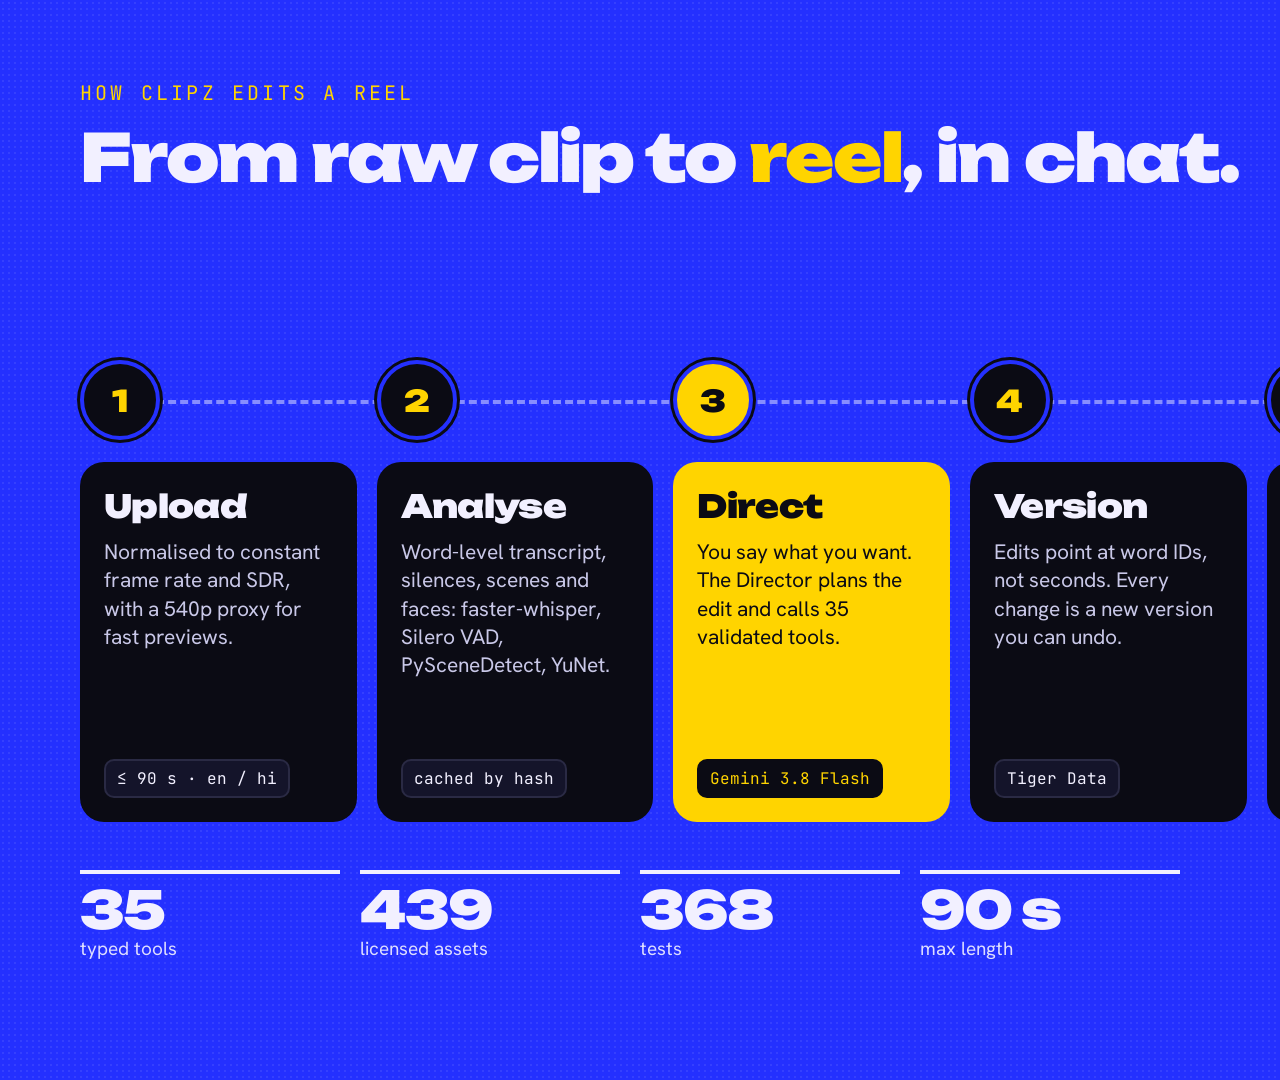
<file: landing/shots/infographic-landscape.html>
<!doctype html><html><head><meta charset="utf-8">
<link rel="stylesheet" href="https://fonts.googleapis.com/css2?family=Unbounded:wght@700;900&family=Hanken+Grotesk:wght@400;500;700&family=JetBrains+Mono:wght@400;700&display=swap">
<link rel="stylesheet" href="poster.css">
<style>
html,body{width:1920px;height:1080px}
body{background:var(--cobalt)}
.top{position:absolute;left:80px;right:80px;top:80px;display:flex;justify-content:space-between;align-items:flex-end;gap:60px}
.top .eyebrow{color:var(--yellow);font-size:20px}
.top .h{font-size:66px;margin-top:20px;white-space:nowrap}
.top .h em{font-style:normal;color:var(--yellow)}
.top p{font-size:26px;line-height:1.3;max-width:26ch;opacity:.92}
.flow{position:absolute;left:80px;right:80px;top:360px;display:grid;grid-template-columns:repeat(6,1fr);gap:20px}
.flow::before{content:"";position:absolute;left:40px;right:40px;top:40px;border-top:4px dashed rgba(255,255,255,.45)}
.st{position:relative;display:flex;flex-direction:column;gap:22px}
.dot{width:80px;height:80px;border-radius:50%;background:var(--ink);color:var(--yellow);display:grid;place-items:center;
  font-family:var(--display);font-weight:900;font-size:30px;border:4px solid var(--cobalt);box-shadow:0 0 0 3px var(--ink)}
.card{background:var(--ink);border-radius:24px;padding:24px;display:flex;flex-direction:column;gap:12px;height:360px}
.card h3{font-family:var(--display);font-weight:900;font-size:32px;letter-spacing:-.02em}
.card p{font-size:21px;line-height:1.35;color:#C9C8E8}
.card .t{align-self:flex-start;font-family:var(--mono);font-size:16px;padding:7px 11px;border-radius:10px;background:var(--ink-2);border:2px solid var(--line);white-space:nowrap;margin-top:auto}
.st.hi .card{background:var(--yellow);color:var(--ink)}
.st.hi .card p{color:var(--ink)}
.st.hi .card .t{background:var(--ink);color:var(--yellow);border-color:var(--ink)}
.st.hi .dot{background:var(--yellow);color:var(--ink)}
.nums{position:absolute;left:80px;width:1100px;top:870px;display:grid;grid-template-columns:repeat(4,1fr);gap:20px}
.nums div{border-top:4px solid var(--paper);padding-top:10px}
.nums b{display:block;font-family:var(--display);font-weight:900;font-size:52px;letter-spacing:-.04em;line-height:1}
.nums span{font-size:19px;opacity:.9}
.foot{left:auto;right:80px;bottom:62px;gap:40px}
</style></head><body>
<div class="grain"></div>
<div class="top">
  <div><div class="eyebrow">How ClipZ edits a reel</div>
  <h1 class="h">From raw clip to <em>reel</em>, in chat.</h1></div>
  <p>The model never writes FFmpeg. It edits a typed timeline; code does the cutting.</p>
</div>
<div class="flow">
  <div class="st"><div class="dot">1</div><div class="card"><h3>Upload</h3>
    <p>Normalised to constant frame rate and SDR, with a 540p proxy for fast previews.</p><span class="t">≤ 90 s · en / hi</span></div></div>
  <div class="st"><div class="dot">2</div><div class="card"><h3>Analyse</h3>
    <p>Word-level transcript, silences, scenes and faces: faster-whisper, Silero VAD, PySceneDetect, YuNet.</p><span class="t">cached by hash</span></div></div>
  <div class="st hi"><div class="dot">3</div><div class="card"><h3>Direct</h3>
    <p>You say what you want. The Director plans the edit and calls 35 validated tools.</p><span class="t">Gemini 3.8 Flash</span></div></div>
  <div class="st"><div class="dot">4</div><div class="card"><h3>Version</h3>
    <p>Edits point at word IDs, not seconds. Every change is a new version you can undo.</p><span class="t">Tiger Data</span></div></div>
  <div class="st"><div class="dot">5</div><div class="card"><h3>Sound</h3>
    <p>Music bed ducked under voice, SFX on cuts, custom effects, voiceover and dubbing.</p><span class="t">ElevenLabs</span></div></div>
  <div class="st"><div class="dot">6</div><div class="card"><h3>Render</h3>
    <p>A deterministic 1080×1920 export at −14 LUFS, with licence checks before it ships.</p><span class="t">FFmpeg + libass</span></div></div>
</div>
<div class="nums">
  <div><b>35</b><span>typed tools</span></div>
  <div><b>439</b><span>licensed assets</span></div>
  <div><b>368</b><span>tests</span></div>
  <div><b>90 s</b><span>max length</span></div>
</div>
<div class="foot"><div class="url">You talk. It cuts.</div><div class="logo">Clip<span>Z</span></div></div>
</body></html>
</file>
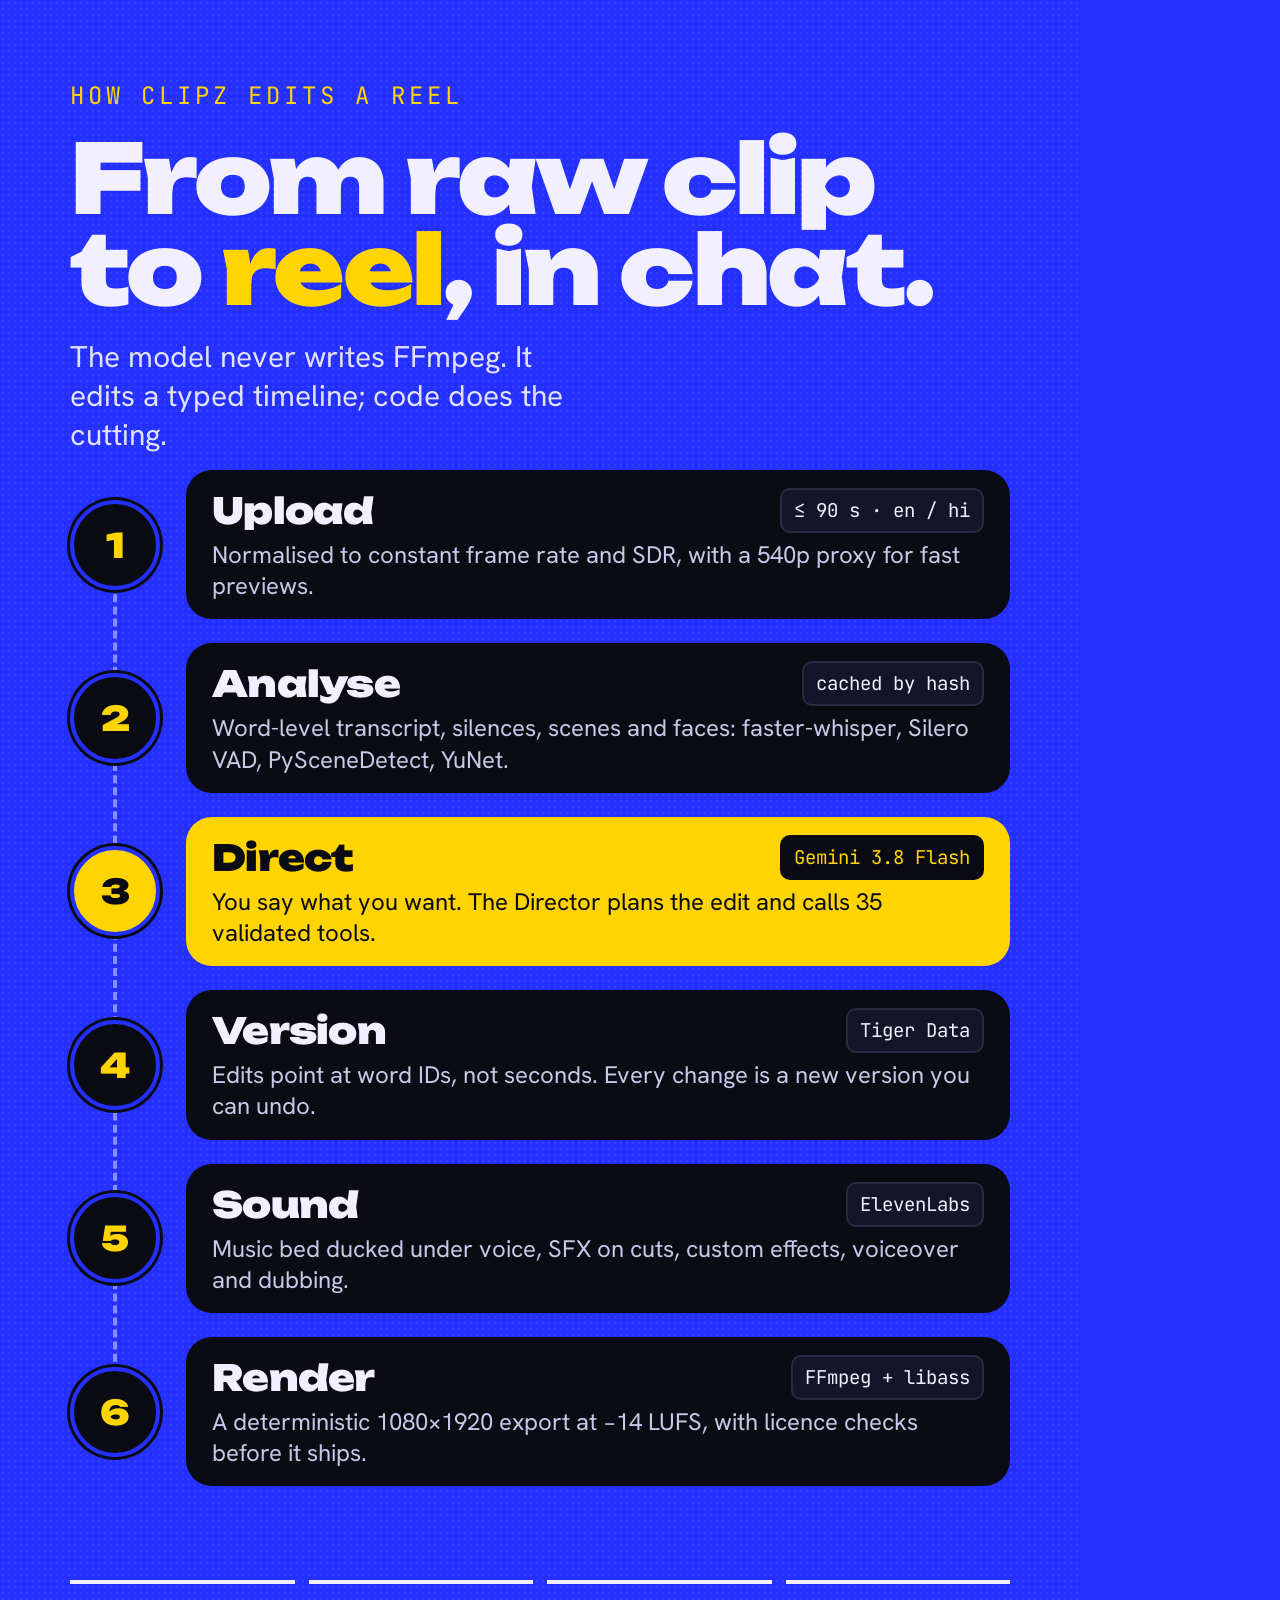
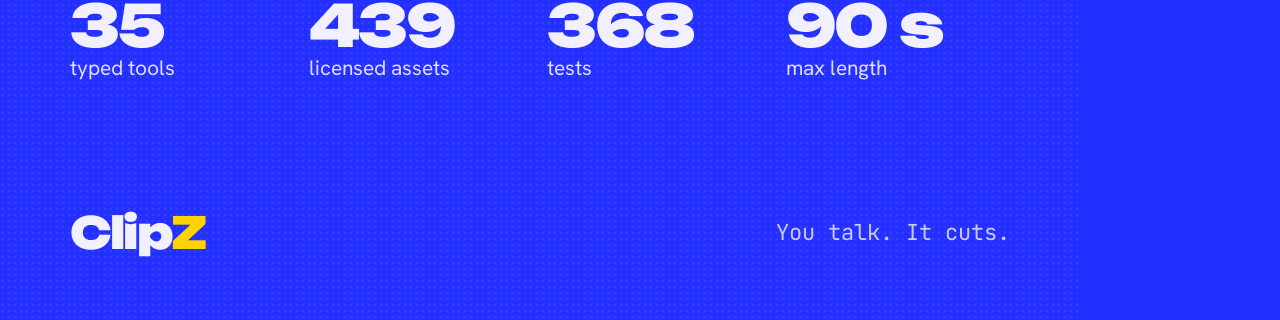
<file: landing/shots/infographic.html>
<!doctype html><html><head><meta charset="utf-8">
<link rel="stylesheet" href="https://fonts.googleapis.com/css2?family=Unbounded:wght@700;900&family=Hanken+Grotesk:wght@400;500;700&family=JetBrains+Mono:wght@400;700&display=swap">
<link rel="stylesheet" href="poster.css">
<style>
body{background:var(--cobalt)}
.top{position:absolute;left:70px;right:70px;top:80px}
.top .eyebrow{color:var(--yellow)}
.top .h{font-size:96px;margin-top:22px}
.top .h em{font-style:normal;color:var(--yellow)}
.top p{font-size:30px;line-height:1.3;margin-top:22px;max-width:30ch;opacity:.92}
.flow{position:absolute;left:70px;right:70px;top:470px;display:flex;flex-direction:column;gap:24px}
.flow::before{content:"";position:absolute;left:43px;top:40px;bottom:40px;border-left:4px dashed rgba(255,255,255,.45)}
.st{position:relative;display:grid;grid-template-columns:90px 1fr;gap:26px;align-items:center}
.dot{width:90px;height:90px;border-radius:50%;background:var(--ink);color:var(--yellow);display:grid;place-items:center;
  font-family:var(--display);font-weight:900;font-size:34px;border:4px solid var(--cobalt);box-shadow:0 0 0 3px var(--ink)}
.card{background:var(--ink);border-radius:26px;padding:18px 26px;display:grid;grid-template-columns:1fr auto;gap:6px 18px;align-items:center}
.card h3{font-family:var(--display);font-weight:900;font-size:36px;letter-spacing:-.02em}
.card p{grid-column:1/-1;font-size:24px;line-height:1.3;color:#C9C8E8}
.card .t{font-family:var(--mono);font-size:19px;padding:8px 12px;border-radius:10px;background:var(--ink-2);border:2px solid var(--line);white-space:nowrap}
.st.hi .card{background:var(--yellow);color:var(--ink)}
.st.hi .card p{color:var(--ink)}
.st.hi .card .t{background:var(--ink);color:var(--yellow);border-color:var(--ink)}
.st.hi .dot{background:var(--yellow);color:var(--ink)}
.nums{position:absolute;left:70px;right:70px;top:1580px;display:grid;grid-template-columns:repeat(4,1fr);gap:14px}
.nums div{border-top:4px solid var(--paper);padding-top:12px}
.nums b{display:block;font-family:var(--display);font-weight:900;font-size:58px;letter-spacing:-.04em;line-height:1}
.nums span{font-size:21px;opacity:.9}
</style></head><body>
<div class="grain"></div>
<div class="top">
  <div class="eyebrow">How ClipZ edits a reel</div>
  <h1 class="h">From raw clip<br>to <em>reel</em>, in chat.</h1>
  <p>The model never writes FFmpeg. It edits a typed timeline; code does the cutting.</p>
</div>
<div class="flow">
  <div class="st"><div class="dot">1</div><div class="card"><h3>Upload</h3><span class="t">≤ 90 s · en / hi</span>
    <p>Normalised to constant frame rate and SDR, with a 540p proxy for fast previews.</p></div></div>
  <div class="st"><div class="dot">2</div><div class="card"><h3>Analyse</h3><span class="t">cached by hash</span>
    <p>Word-level transcript, silences, scenes and faces: faster-whisper, Silero VAD, PySceneDetect, YuNet.</p></div></div>
  <div class="st hi"><div class="dot">3</div><div class="card"><h3>Direct</h3><span class="t">Gemini 3.8 Flash</span>
    <p>You say what you want. The Director plans the edit and calls 35 validated tools.</p></div></div>
  <div class="st"><div class="dot">4</div><div class="card"><h3>Version</h3><span class="t">Tiger Data</span>
    <p>Edits point at word IDs, not seconds. Every change is a new version you can undo.</p></div></div>
  <div class="st"><div class="dot">5</div><div class="card"><h3>Sound</h3><span class="t">ElevenLabs</span>
    <p>Music bed ducked under voice, SFX on cuts, custom effects, voiceover and dubbing.</p></div></div>
  <div class="st"><div class="dot">6</div><div class="card"><h3>Render</h3><span class="t">FFmpeg + libass</span>
    <p>A deterministic 1080×1920 export at −14 LUFS, with licence checks before it ships.</p></div></div>
</div>
<div class="nums">
  <div><b>35</b><span>typed tools</span></div>
  <div><b>439</b><span>licensed assets</span></div>
  <div><b>368</b><span>tests</span></div>
  <div><b>90 s</b><span>max length</span></div>
</div>
<div class="foot"><div class="logo">Clip<span>Z</span></div><div class="url">You talk. It cuts.</div></div>
</body></html>
</file>
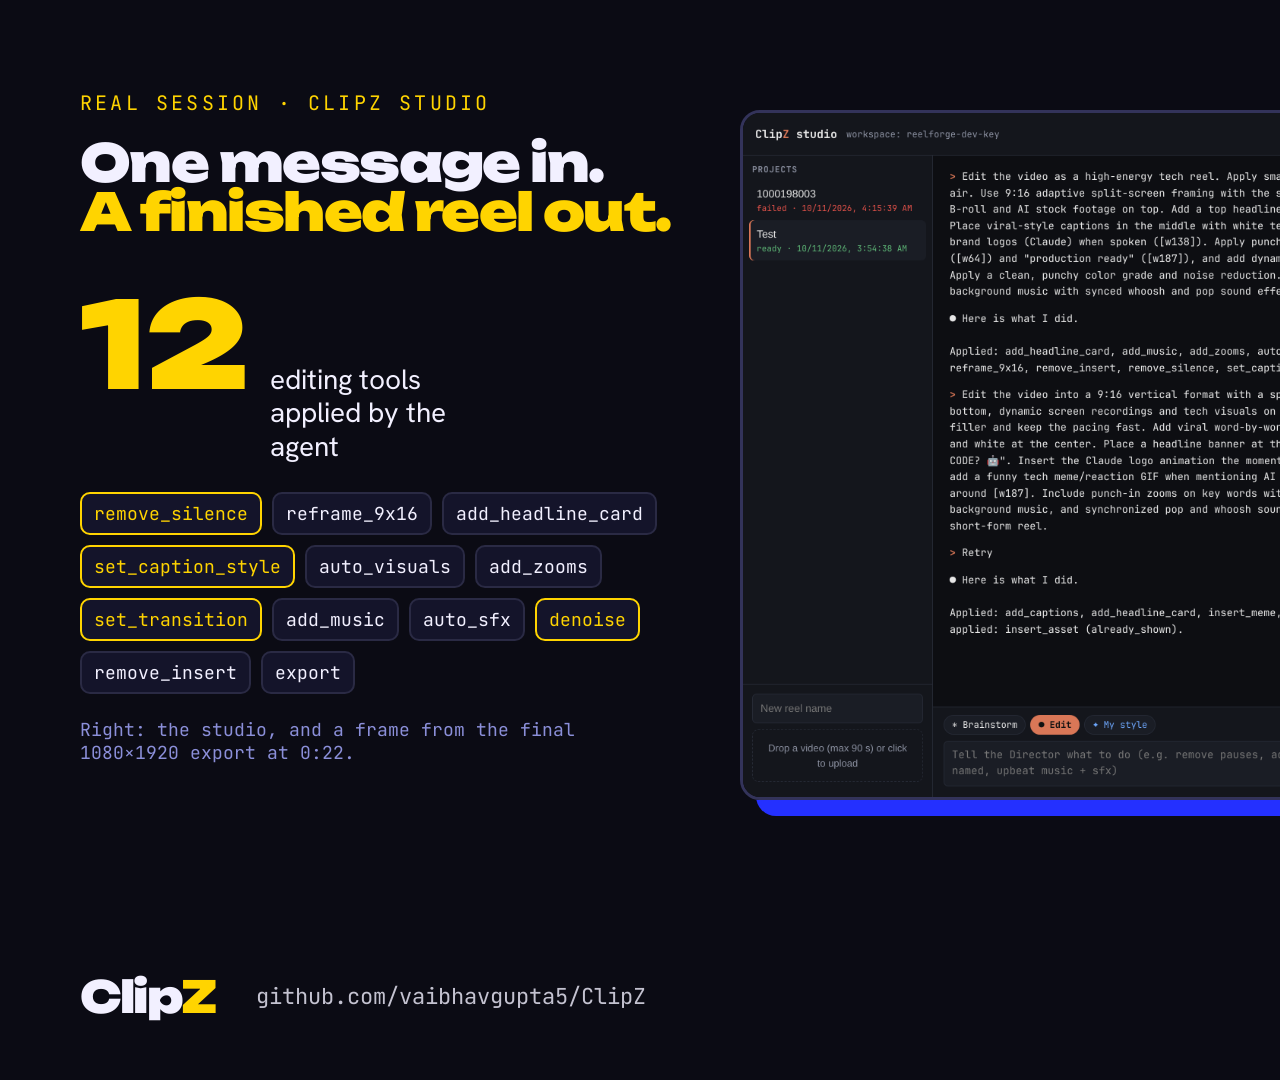
<file: landing/shots/screenshot-landscape.html>
<!doctype html><html><head><meta charset="utf-8">
<link rel="stylesheet" href="https://fonts.googleapis.com/css2?family=Unbounded:wght@700;900&family=Hanken+Grotesk:wght@400;500;700&family=JetBrains+Mono:wght@400;700&display=swap">
<link rel="stylesheet" href="poster.css">
<style>
html,body{width:1920px;height:1080px}
body{background:var(--ink)}
.left{position:absolute;left:80px;top:90px;width:600px}
.left .eyebrow{color:var(--yellow);font-size:20px}
.left .h{font-size:52px;margin-top:22px;white-space:nowrap}
.left .h em{font-style:normal;color:var(--yellow)}
.stat{display:flex;align-items:baseline;gap:20px;margin-top:56px}
.stat .big{font-family:var(--display);font-weight:900;font-size:120px;line-height:.85;color:var(--yellow)}
.stat .lbl{font-size:28px;line-height:1.2;max-width:12ch}
.chips{display:flex;flex-wrap:wrap;gap:10px;margin-top:28px}
.chips span{font-family:var(--mono);font-size:18px;padding:8px 12px;border-radius:10px;border:2px solid var(--line);background:var(--ink-2)}
.chips span:nth-child(3n+1){border-color:var(--yellow);color:var(--yellow)}
.note{font-family:var(--mono);font-size:18px;color:var(--muted);margin-top:24px}
.shot{position:absolute;left:740px;top:110px;width:1100px;border-radius:20px;overflow:hidden;border:3px solid #33335A;box-shadow:16px 16px 0 var(--cobalt)}
.shot img{display:block;width:100%}
.phone{position:absolute;right:60px;top:330px;width:330px;aspect-ratio:9/16;border-radius:36px;padding:9px;background:#000;
  box-shadow:0 0 0 3px #33335A,14px 14px 0 var(--yellow);transform:rotate(3deg)}
.phone img{width:100%;height:100%;object-fit:cover;border-radius:28px;display:block}
.foot{left:80px;right:auto;bottom:56px;gap:40px}
</style></head><body>
<div class="left">
  <div class="eyebrow">Real session · ClipZ studio</div>
  <h1 class="h">One message in.<br><em>A finished reel out.</em></h1>
  <div class="stat"><span class="big">12</span><span class="lbl">editing tools applied by the agent</span></div>
  <div class="chips">
    <span>remove_silence</span><span>reframe_9x16</span><span>add_headline_card</span><span>set_caption_style</span>
    <span>auto_visuals</span><span>add_zooms</span><span>set_transition</span><span>add_music</span>
    <span>auto_sfx</span><span>denoise</span><span>remove_insert</span><span>export</span>
  </div>
  <div class="note">Right: the studio, and a frame from the final 1080×1920 export at 0:22.</div>
</div>
<div class="shot"><img src="studio.png" alt=""></div>
<div class="phone"><img src="r22.png" alt=""></div>
<div class="foot"><div class="logo">Clip<span>Z</span></div><div class="url">github.com/vaibhavgupta5/ClipZ</div></div>
</body></html>
</file>
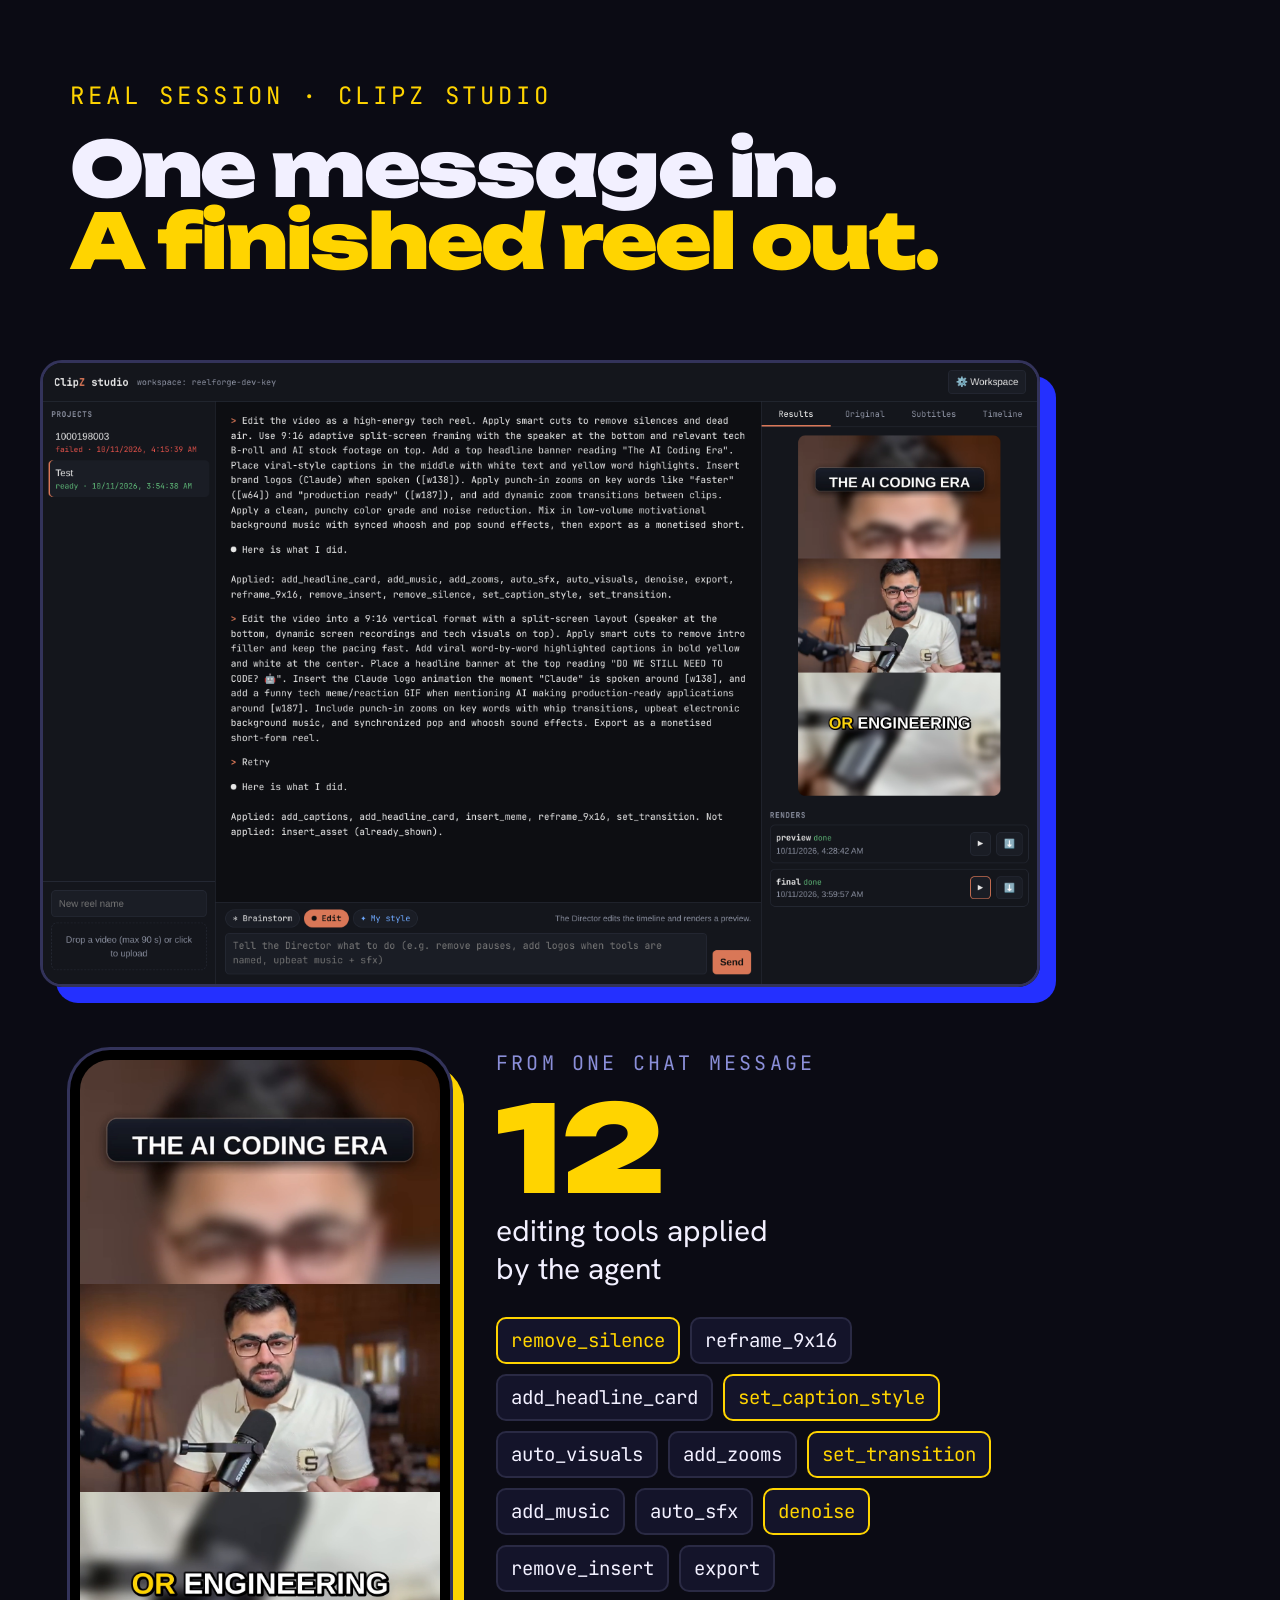
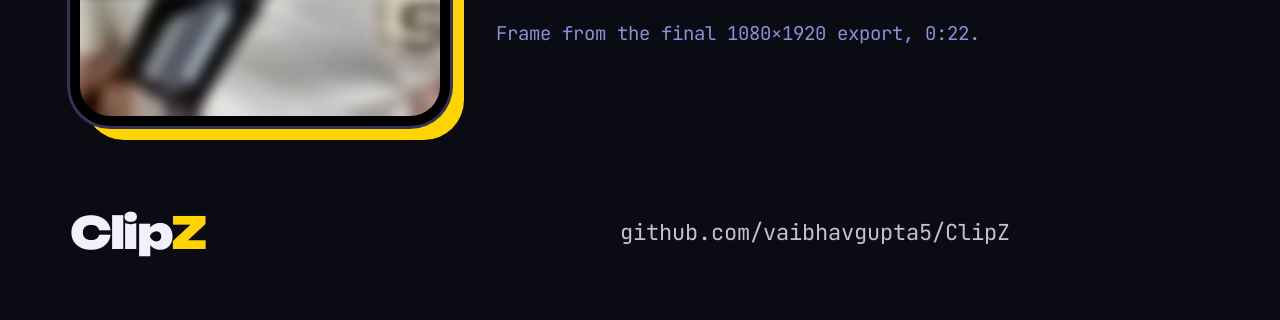
<file: landing/shots/screenshot.html>
<!doctype html><html><head><meta charset="utf-8">
<link rel="stylesheet" href="https://fonts.googleapis.com/css2?family=Unbounded:wght@700;900&family=Hanken+Grotesk:wght@400;500;700&family=JetBrains+Mono:wght@400;700&display=swap">
<link rel="stylesheet" href="poster.css">
<style>
body{background:var(--ink)}
.top{position:absolute;left:70px;right:70px;top:80px}
.top .eyebrow{color:var(--yellow)}
.top .h{font-size:76px;margin-top:22px}
.top .h em{font-style:normal;color:var(--yellow)}
.shot{position:absolute;left:40px;right:40px;top:360px;border-radius:22px;overflow:hidden;border:3px solid #33335A;box-shadow:16px 16px 0 var(--cobalt)}
.shot img{display:block;width:100%}
.tag{position:absolute;font-family:var(--mono);font-size:20px;padding:10px 16px;border-radius:12px;box-shadow:5px 5px 0 var(--ink);white-space:nowrap}
.t1{left:300px;top:372px;background:var(--yellow);color:var(--ink);transform:rotate(-3deg)}
.t2{right:60px;top:372px;background:var(--paper);color:var(--ink);transform:rotate(3deg)}
.row{position:absolute;left:70px;right:70px;top:1050px;display:grid;grid-template-columns:380px 1fr;gap:46px;align-items:start}
.phone{width:380px;aspect-ratio:9/16;border-radius:40px;padding:10px;background:#000;box-shadow:0 0 0 3px #33335A,14px 14px 0 var(--yellow)}
.phone img{width:100%;height:100%;object-fit:cover;border-radius:30px;display:block}
.side .eyebrow{color:var(--muted);font-size:20px}
.side .big{font-family:var(--display);font-weight:900;font-size:120px;line-height:.9;color:var(--yellow);margin-top:18px}
.side .lbl{font-size:30px;line-height:1.25;margin-top:10px;max-width:16ch}
.chips{display:flex;flex-wrap:wrap;gap:10px;margin-top:30px}
.chips span{font-family:var(--mono);font-size:19px;padding:9px 13px;border-radius:10px;border:2px solid var(--line);background:var(--ink-2)}
.chips span:nth-child(3n+1){border-color:var(--yellow);color:var(--yellow)}
.note{font-family:var(--mono);font-size:19px;color:var(--muted);margin-top:28px;line-height:1.5}
</style></head><body>
<div class="top">
  <div class="eyebrow">Real session · ClipZ studio</div>
  <h1 class="h">One message in.<br><em>A finished reel out.</em></h1>
</div>
<div class="shot"><img src="studio.png" alt=""></div>
<div class="row">
  <div class="phone"><img src="r22.png" alt=""></div>
  <div class="side">
    <div class="eyebrow">from one chat message</div>
    <div class="big">12</div>
    <div class="lbl">editing tools applied by the agent</div>
    <div class="chips">
      <span>remove_silence</span><span>reframe_9x16</span><span>add_headline_card</span><span>set_caption_style</span>
      <span>auto_visuals</span><span>add_zooms</span><span>set_transition</span><span>add_music</span>
      <span>auto_sfx</span><span>denoise</span><span>remove_insert</span><span>export</span>
    </div>
    <div class="note">Frame from the final 1080×1920 export, 0:22.</div>
  </div>
</div>
<div class="foot"><div class="logo">Clip<span>Z</span></div><div class="url">github.com/vaibhavgupta5/ClipZ</div></div>
</body></html>
</file>
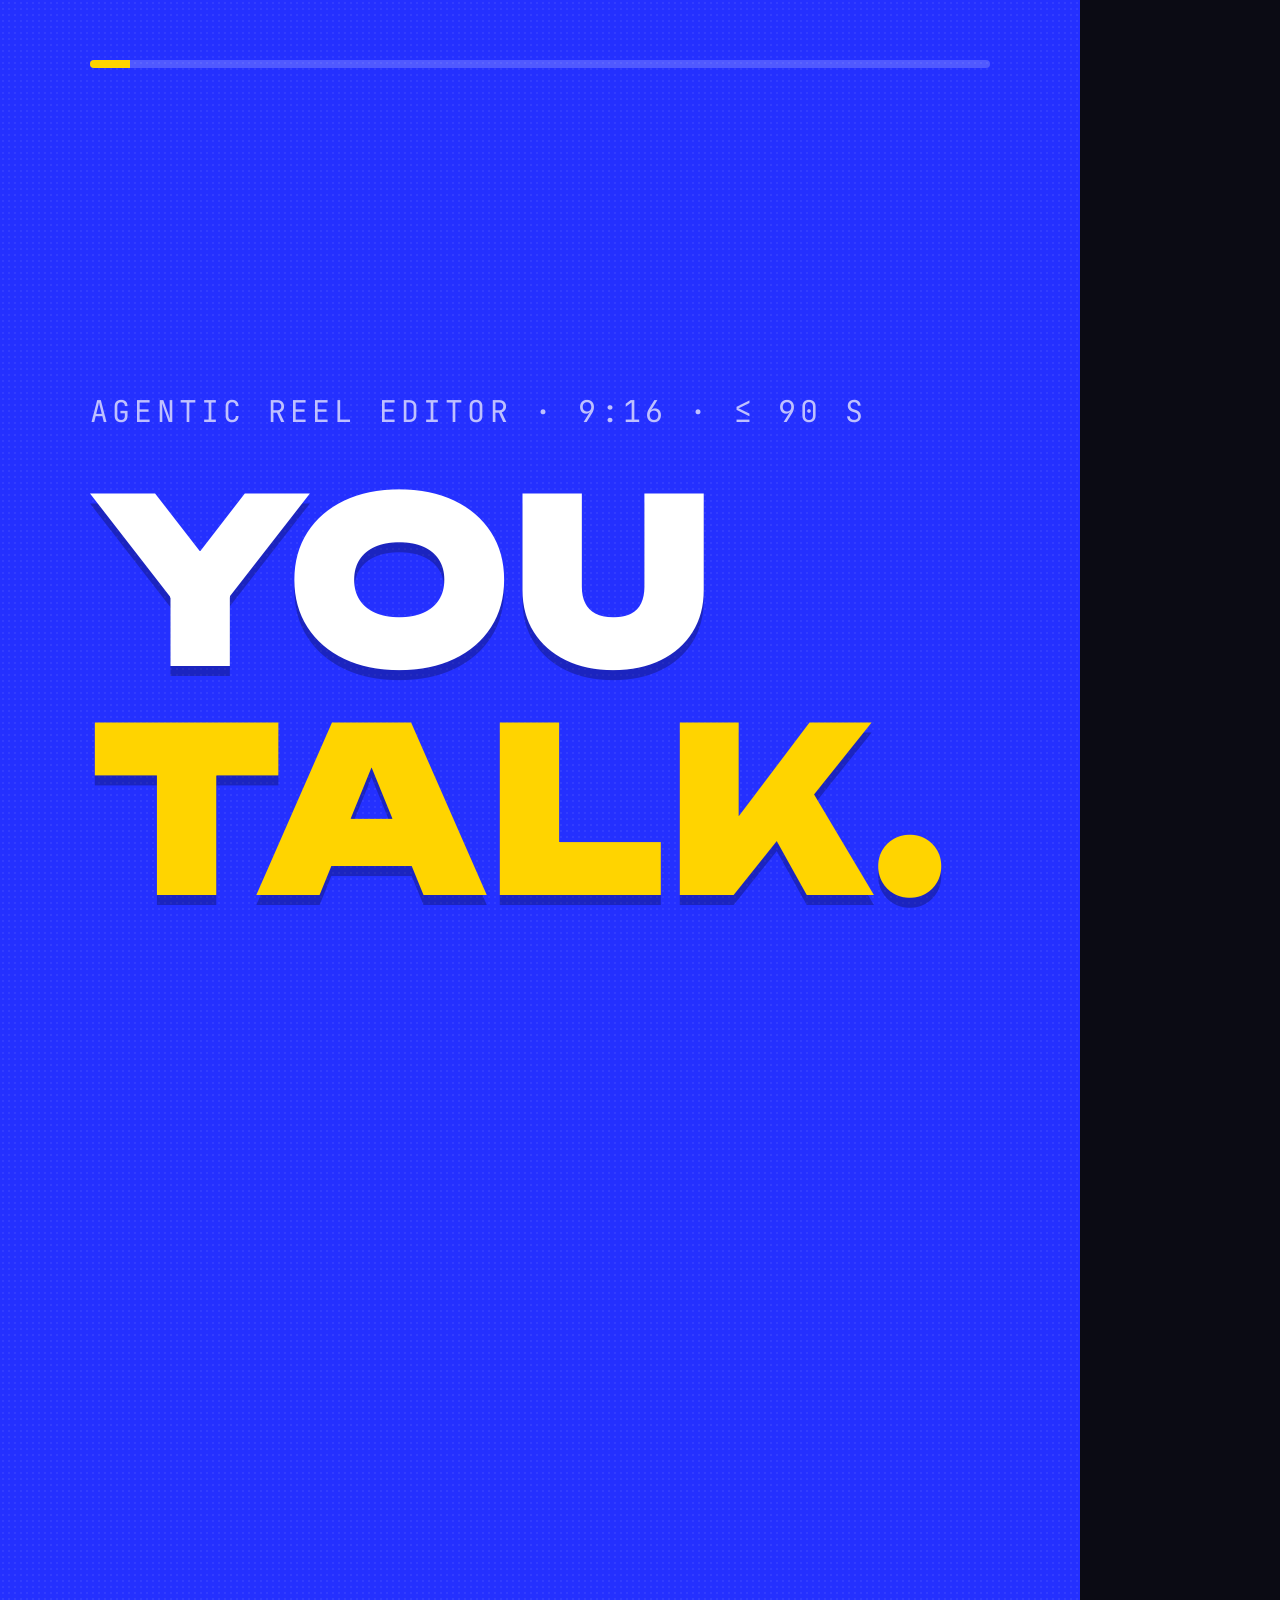
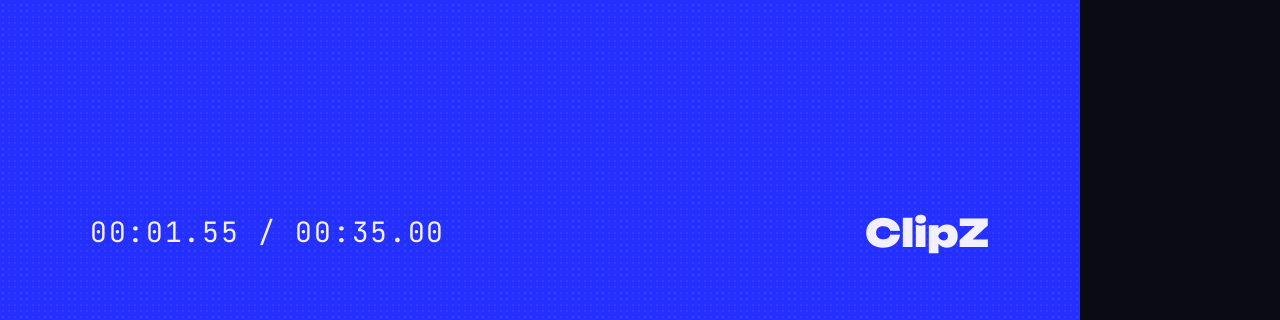
<file: landing/video/promo.html>
<!doctype html>
<html lang="en">
<head>
<meta charset="utf-8">
<title>ClipZ promo (render source)</title>
<link rel="preconnect" href="https://fonts.googleapis.com">
<link rel="preconnect" href="https://fonts.gstatic.com" crossorigin>
<link rel="stylesheet" href="https://fonts.googleapis.com/css2?family=Unbounded:wght@500;700;900&family=Hanken+Grotesk:wght@400;500;700&family=JetBrains+Mono:wght@400;700&display=swap">
<style>
  :root{
    --cobalt:#2430FF; --ink:#0B0B14; --paper:#F2F0FF; --yellow:#FFD400; --muted:#8B8FD9; --line:#2A2A44;
    --display:"Unbounded","Arial Black",sans-serif;
    --body:"Hanken Grotesk","Helvetica Neue",Arial,sans-serif;
    --mono:"JetBrains Mono",ui-monospace,monospace;
  }
  *{box-sizing:border-box;margin:0;padding:0}
  html,body{width:1080px;height:1920px;overflow:hidden;background:var(--ink)}
  #stage{position:relative;width:1080px;height:1920px;overflow:hidden;font-family:var(--body);color:var(--paper)}
  .scene{position:absolute;inset:0;padding:150px 90px;display:flex;flex-direction:column;visibility:hidden}
  .bg-cobalt{background:var(--cobalt)} .bg-ink{background:var(--ink)} .bg-paper{background:var(--paper);color:var(--ink)}
  .eyebrow{font-family:var(--mono);font-size:30px;letter-spacing:.14em;text-transform:uppercase;opacity:.75}
  .h{font-family:var(--display);font-weight:900;line-height:.95;letter-spacing:-.02em}
  .grain{position:absolute;inset:0;pointer-events:none;opacity:.07;
    background-image:radial-gradient(rgba(255,255,255,.9) 1px,transparent 1px);background-size:6px 6px}

  /* S1 hook */
  #s1{justify-content:center;gap:40px}
  #s1 .lines{display:flex;flex-direction:column;gap:10px}
  #s1 .w{display:inline-block;font-family:var(--display);font-weight:900;font-size:230px;line-height:.95;
    color:#fff;-webkit-text-stroke:0;text-shadow:0 10px 0 rgba(0,0,0,.25);transform-origin:50% 70%}
  #s1 .w.on{color:var(--yellow)}
  #s1 .sub{font-size:44px;font-weight:500;max-width:800px}

  /* S2 chat */
  #s2{gap:46px;justify-content:center}
  .bubble{border-radius:44px;padding:44px 50px;font-size:52px;line-height:1.25;max-width:900px}
  .bubble.user{align-self:flex-end;background:var(--paper);color:var(--ink);border-bottom-right-radius:10px}
  .bubble.bot{align-self:flex-start;background:#1A1A2E;border:2px solid var(--line);border-bottom-left-radius:10px}
  .who{font-family:var(--mono);font-size:28px;letter-spacing:.08em;margin-bottom:14px;opacity:.6}
  .caret{display:inline-block;width:6px;height:56px;background:var(--cobalt);vertical-align:-8px;margin-left:4px}
  .dots span{display:inline-block;width:18px;height:18px;border-radius:50%;background:var(--yellow);margin-right:12px}

  /* S3 tools */
  #s3{gap:26px}
  #s3 .title{font-size:84px;margin:20px 0 34px}
  .row{display:flex;align-items:center;gap:26px;padding:26px 30px;border:2px solid var(--line);border-radius:22px;background:#12121F;
    font-family:var(--mono);font-size:34px}
  .row .fn{color:var(--yellow);font-weight:700}
  .row .args{color:var(--muted);flex:1;white-space:nowrap;overflow:hidden;text-overflow:ellipsis}
  .row .ok{width:58px;height:58px;border-radius:50%;background:var(--cobalt);display:grid;place-items:center;font-size:32px;color:#fff;flex:none}

  /* S4 timeline */
  #s4{gap:40px}
  #s4 .title{font-size:82px;margin-top:20px}
  #wave{height:360px;display:flex;align-items:center;justify-content:center;gap:0;position:relative;margin-top:30px}
  #wave .b{height:100%;display:flex;align-items:center;justify-content:center;overflow:hidden;flex:none}
  #wave .b i{display:block;width:9px;border-radius:6px;background:var(--ink)}
  #wave .b.sil i{background:#B9B6E0}
  #wave .b.sil{background:repeating-linear-gradient(45deg,rgba(36,48,255,.12) 0 8px,transparent 8px 16px)}
  .cutlbl{font-family:var(--mono);font-size:30px;color:var(--cobalt);display:flex;justify-content:space-between}
  .chips{display:flex;flex-wrap:wrap;gap:18px;margin-top:10px}
  .chip{font-family:var(--mono);font-size:36px;padding:16px 22px;border-radius:16px;background:#fff;border:2px solid #D8D5F5}
  .chip b{color:var(--cobalt);font-weight:700;margin-right:10px}
  .chip.hot{background:var(--yellow);border-color:var(--ink)}
  #sticker{position:absolute;right:90px;top:1270px;width:260px;height:260px;border-radius:40px;background:var(--ink);color:var(--yellow);
    display:grid;place-items:center;text-align:center;font-family:var(--display);font-weight:900;font-size:60px;line-height:1;
    box-shadow:14px 14px 0 var(--cobalt)}
  #sticker small{display:block;font-family:var(--mono);font-size:24px;font-weight:400;color:var(--paper);margin-top:16px;letter-spacing:.1em}
  #s4 .foot{font-size:40px;line-height:1.35;max-width:860px;margin-top:auto}

  /* S5 numbers */
  #s5{gap:34px}
  .big{display:flex;align-items:baseline;gap:26px}
  .big .n{font-family:var(--display);font-weight:900;font-size:250px;line-height:.9;color:var(--yellow);font-variant-numeric:tabular-nums}
  .big .l{font-size:46px;font-weight:500;max-width:420px;line-height:1.15}
  .bars{display:flex;flex-direction:column;gap:16px;margin-top:10px}
  .bar{display:grid;grid-template-columns:200px 1fr 90px;align-items:center;gap:20px;font-family:var(--mono);font-size:32px}
  .bar .track{height:40px;border-radius:10px;background:rgba(255,255,255,.12);overflow:hidden}
  .bar .fill{height:100%;background:var(--paper);border-radius:10px;width:0}
  .bar .v{text-align:right;font-variant-numeric:tabular-nums}
  .facts{display:grid;grid-template-columns:repeat(3,1fr);gap:20px;margin-top:auto}
  .fact{border:2px solid rgba(255,255,255,.35);border-radius:26px;padding:28px}
  .fact .n{font-family:var(--display);font-weight:900;font-size:66px;font-variant-numeric:tabular-nums}
  .fact .l{font-size:28px;margin-top:8px;opacity:.85}

  /* S6 stack */
  #s6{gap:30px}
  #s6 .title{font-size:84px;margin:20px 0 26px}
  .card{border-radius:34px;padding:42px 46px;display:flex;flex-direction:column;gap:12px}
  .card .k{font-family:var(--display);font-weight:900;font-size:62px;letter-spacing:-.01em}
  .card .r{font-family:var(--mono);font-size:28px;letter-spacing:.1em;text-transform:uppercase;opacity:.7}
  .card .d{font-size:38px;line-height:1.3}
  .c1{background:var(--cobalt)} .c2{background:var(--paper);color:var(--ink)} .c3{background:var(--yellow);color:var(--ink)} .c4{background:#1A1A2E;border:2px solid var(--line)}

  /* S7 end */
  #s7{justify-content:center;gap:40px}
  #s7 .mark{font-family:var(--display);font-weight:900;font-size:300px;line-height:.85;letter-spacing:-.04em;display:flex}
  #s7 .mark span{display:inline-block}
  #s7 .tag{font-family:var(--display);font-weight:700;font-size:90px;color:var(--yellow)}
  #s7 .dl{align-self:flex-start;background:var(--yellow);color:var(--ink);font-family:var(--display);font-weight:900;font-size:50px;
    padding:36px 54px;border-radius:999px;box-shadow:10px 10px 0 var(--cobalt)}
  #s7 .url{font-family:var(--mono);font-size:34px;opacity:.8}
  #s7 .team{font-size:36px;line-height:1.5;opacity:.85;margin-top:40px}

  /* chrome */
  #prog{position:absolute;top:60px;left:90px;right:90px;height:8px;border-radius:8px;background:rgba(255,255,255,.2);z-index:10;overflow:hidden}
  #prog i{display:block;height:100%;width:0;background:var(--yellow)}
  #tc{position:absolute;left:90px;bottom:70px;font-family:var(--mono);font-size:28px;z-index:10;letter-spacing:.06em}
  #brand{position:absolute;right:90px;bottom:64px;font-family:var(--display);font-weight:900;font-size:38px;z-index:10}
  #wipe{position:absolute;inset:-10% -20%;background:var(--yellow);z-index:20;transform:translateX(-120%) skewX(-12deg)}
</style>
</head>
<body>
<div id="stage">

  <section class="scene bg-cobalt" id="s1">
    <div class="grain"></div>
    <div class="eyebrow">agentic reel editor · 9:16 · ≤ 90 s</div>
    <div class="lines">
      <div><span class="w" id="w1">YOU</span></div>
      <div><span class="w" id="w2">TALK.</span></div>
      <div><span class="w" id="w3">CLIPZ</span></div>
      <div><span class="w" id="w4">CUTS.</span></div>
    </div>
    <p class="sub" id="s1sub">Edit short-form video by chatting with an AI editor.</p>
  </section>

  <section class="scene bg-ink" id="s2">
    <div class="eyebrow" style="position:absolute;top:150px;left:90px">step 1 · say what you want</div>
    <div class="bubble user" id="ub"><div class="who">YOU</div><span id="typed"></span><span class="caret" id="caret"></span></div>
    <div class="bubble bot" id="bb"><div class="who">DIRECTOR · GEMINI 3.8 FLASH</div>
      <div class="dots" id="dots"><span></span><span></span><span></span></div>
      <div id="reply" style="display:none">On it. Planning 8 edits on your timeline.</div>
    </div>
  </section>

  <section class="scene bg-ink" id="s3">
    <div class="eyebrow">step 2 · the agent calls typed tools</div>
    <h2 class="h title" id="s3t">35 tools.<br>Zero raw FFmpeg from the model.</h2>
    <div id="rows"></div>
  </section>

  <section class="scene bg-paper" id="s4">
    <div class="eyebrow" style="color:var(--cobalt);opacity:1">step 3 · edits snap to words</div>
    <h2 class="h title" id="s4t">Dead air out. Every cut on a word.</h2>
    <div id="wave"></div>
    <div class="cutlbl" id="cutlbl"><span>silence ≤ 180 ms kept</span><span id="saved">−0.0 s</span></div>
    <div class="chips" id="chips"></div>
    <div id="sticker">$$$<small>INSERT · MEME</small></div>
    <p class="foot" id="s4f">The timeline points at word IDs, never raw seconds. Cuts land on real word boundaries with 80–150 ms of padding.</p>
  </section>

  <section class="scene bg-cobalt" id="s5">
    <div class="grain"></div>
    <div class="eyebrow">step 4 · built in, licensed</div>
    <div class="big"><span class="n" id="n439">0</span><span class="l">library assets, each with a licence record</span></div>
    <div class="bars" id="bars"></div>
    <div class="facts">
      <div class="fact"><div class="n" id="n35">0</div><div class="l">typed editing tools</div></div>
      <div class="fact"><div class="n" id="n368">0</div><div class="l">automated tests</div></div>
      <div class="fact"><div class="n">−14</div><div class="l">LUFS loudness target</div></div>
    </div>
  </section>

  <section class="scene bg-ink" id="s6">
    <div class="eyebrow">the stack</div>
    <h2 class="h title" id="s6t">Brain, voice, memory, hands.</h2>
    <div class="card c1" id="k1"><div class="r">brain</div><div class="k">Gemini 3.8 Flash</div><div class="d">Director plans the edit, calls tools, critiques the result.</div></div>
    <div class="card c2" id="k2"><div class="r">voice</div><div class="k">ElevenLabs</div><div class="d">Custom SFX, voiceovers and en ⇄ hi dubbing.</div></div>
    <div class="card c3" id="k3"><div class="r">memory</div><div class="k">Tiger Data</div><div class="d">Versioned timelines + telemetry hypertables.</div></div>
    <div class="card c4" id="k4"><div class="r">hands</div><div class="k">FFmpeg</div><div class="d">Deterministic renderer compiles the timeline.</div></div>
  </section>

  <section class="scene bg-ink" id="s7">
    <div class="grain"></div>
    <div class="mark" id="mark"><span>C</span><span>l</span><span>i</span><span>p</span><span style="color:var(--yellow)">Z</span></div>
    <div class="tag" id="tag">You talk. It cuts.</div>
    <div class="dl" id="dl">Download the app →</div>
    <div class="url" id="url">github.com/vaibhavgupta5/ClipZ</div>
    <div class="team" id="team">Built by Vaibhav Gupta, Shivank Tyagi,<br>Prathmesh Singh &amp; Sanya Rai</div>
  </section>

  <div id="prog"><i></i></div>
  <div id="tc">00:00.00</div>
  <div id="brand">ClipZ</div>
  <div id="wipe"></div>
</div>

<script>
const DUR = 35;
const B = [0, 4, 9.5, 15.5, 21, 26.5, 31, DUR];
const cl = x => Math.min(1, Math.max(0, x));
const p = (t, a, b) => cl((t - a) / (b - a));
const eo = x => 1 - Math.pow(1 - x, 3);
const eb = x => { const c1 = 1.9, c3 = c1 + 1; return 1 + c3 * Math.pow(x - 1, 3) + c1 * Math.pow(x - 1, 2); };
const eio = x => x < .5 ? 4 * x * x * x : 1 - Math.pow(-2 * x + 2, 3) / 2;
const $ = id => document.getElementById(id);
const set = (el, o, tx = 0, ty = 0, s = 1, r = 0) => {
  el.style.opacity = o;
  el.style.transform = `translate(${tx}px,${ty}px) scale(${s}) rotate(${r}deg)`;
};
const rise = (el, t, a, d = .5, dist = 80) => { const k = eo(p(t, a, a + d)); set(el, k, 0, (1 - k) * dist); };

/* static build */
const TOOLS = [
  ['remove_silence', 'max_gap_ms=180'],
  ['remove_fillers', 'words=["um","matlab"]'],
  ['add_captions', 'mode="word_highlight"'],
  ['set_caption_style', 'highlight="#FFD400"'],
  ['auto_visuals', 'density="medium"'],
  ['auto_sfx', 'sync="cuts"'],
  ['add_music', 'genre="lofi", duck=true'],
  ['export', 'monetized=true'],
];
$('rows').innerHTML = TOOLS.map(([f, a]) =>
  `<div class="row"><span class="fn">${f}</span><span class="args">(${a})</span><span class="ok">✓</span></div>`).join('');
const rows = [...document.querySelectorAll('.row')];
rows.forEach(r => r.style.marginBottom = '0');
$('rows').style.cssText = 'display:flex;flex-direction:column;gap:18px';

const N = 66, SIL = [[12, 18], [30, 37], [49, 54]];
const isSil = i => SIL.some(([a, b]) => i >= a && i <= b);
let wh = '';
for (let i = 0; i < N; i++) {
  const s = isSil(i);
  const h = s ? 6 + 6 * Math.abs(Math.sin(i * 2.1)) : 40 + 280 * Math.abs(Math.sin(i * .71) * Math.cos(i * .23 + 1));
  wh += `<div class="b${s ? ' sil' : ''}" style="width:14px"><i style="height:${h.toFixed(0)}px"></i></div>`;
}
$('wave').innerHTML = wh;
const bars = [...document.querySelectorAll('#wave .b')];

const WORDS = [['w12', 'so'], ['w13', 'OpenAI'], ['w14', 'burned'], ['w15', 'through'], ['w16', 'billions']];
$('chips').innerHTML = WORDS.map(([id, w]) => `<span class="chip"><b>${id}</b>${w}</span>`).join('');
const chips = [...document.querySelectorAll('.chip')];

const LIB = [['images', 140], ['memes', 92], ['logos', 77], ['gifs', 41], ['music', 40], ['sfx', 36], ['b-roll', 13]];
$('bars').innerHTML = LIB.map(([k, v]) =>
  `<div class="bar"><span>${k}</span><div class="track"><div class="fill"></div></div><span class="v">0</span></div>`).join('');
const barEls = [...document.querySelectorAll('.bar')];

const PROMPT = 'cut the dead air, yellow captions, memes on the jokes, add a chill beat';

function render(t) {
  const scenes = ['s1', 's2', 's3', 's4', 's5', 's6', 's7'].map($);
  let cur = 0;
  for (let i = 0; i < 7; i++) if (t >= B[i]) cur = i;
  scenes.forEach((s, i) => s.style.visibility = i === cur ? 'visible' : 'hidden');

  /* wipe between scenes */
  let w = -120;
  for (let i = 1; i < 7; i++) {
    const k = p(t, B[i] - .28, B[i] + .28);
    if (k > 0 && k < 1) w = -120 + 240 * eio(k);
  }
  $('wipe').style.transform = `translateX(${w}%) skewX(-12deg)`;

  $('prog').firstElementChild.style.width = (t / DUR * 100) + '%';
  const mm = Math.floor(t / 60), ss = (t % 60).toFixed(2).padStart(5, '0');
  $('tc').textContent = `0${mm}:${ss} / 00:${DUR}.00`;
  const onPaper = cur === 3;
  $('tc').style.color = $('brand').style.color = onPaper ? 'var(--ink)' : 'var(--paper)';
  $('brand').style.opacity = cur === 6 ? 0 : 1;

  /* S1 */
  const times = [.3, .8, 2.0, 2.5];
  times.forEach((ti, i) => {
    const el = $('w' + (i + 1));
    const k = p(t, ti, ti + .28);
    el.style.opacity = k > 0 ? 1 : 0;
    el.style.transform = `scale(${.55 + .45 * eb(k)}) rotate(${(1 - k) * (i % 2 ? 6 : -6)}deg)`;
    const next = times[i + 1] ?? 99;
    el.classList.toggle('on', t >= ti && t < next + (i === 3 ? 99 : 0));
  });
  const punch = 1 + .07 * Math.sin(Math.PI * p(t, 2.0, 2.5));
  document.querySelector('#s1 .lines').style.transform = `scale(${punch})`;
  rise($('s1sub'), t, 3.0, .5, 40);

  /* S2 */
  rise($('ub'), t, 4.25, .45, 60);
  const n = Math.round(p(t, 4.6, 7.5) * PROMPT.length);
  $('typed').textContent = PROMPT.slice(0, n);
  $('caret').style.opacity = (n < PROMPT.length || Math.floor(t * 2.5) % 2 === 0) && t < 7.9 ? 1 : 0;
  rise($('bb'), t, 7.8, .45, 60);
  const thinking = t < 8.7;
  $('dots').style.display = thinking ? 'block' : 'none';
  $('reply').style.display = thinking ? 'none' : 'block';
  [...$('dots').children].forEach((d, i) => d.style.transform = `translateY(${-14 * Math.max(0, Math.sin(t * 9 - i * .8))}px)`);

  /* S3 */
  rise($('s3t'), t, 9.7, .5, 50);
  rows.forEach((r, i) => {
    const a = 10.3 + i * .55, k = eo(p(t, a, a + .4));
    set(r, k, (1 - k) * 160, 0);
    const ok = r.querySelector('.ok'), kk = p(t, a + .35, a + .6);
    ok.style.transform = `scale(${kk > 0 ? eb(kk) : 0})`;
  });

  /* S4 */
  rise($('s4t'), t, 15.7, .5, 50);
  const col = eio(p(t, 17.4, 18.4));
  bars.forEach((b, i) => {
    const s = isSil(i);
    b.style.width = (s ? 14 * (1 - col) : 14) + 'px';
    b.style.opacity = t < 15.9 + i * .012 ? 0 : 1;
  });
  $('saved').textContent = '−' + (col * 2.6).toFixed(1) + ' s dead air';
  $('cutlbl').style.opacity = p(t, 16.3, 16.7);
  chips.forEach((c, i) => rise(c, t, 18.6 + i * .18, .35, 30));
  chips[4].classList.toggle('hot', t > 19.7);
  const sk = p(t, 19.75, 20.1);
  $('sticker').style.opacity = sk > 0 ? 1 : 0;
  $('sticker').style.transform = `scale(${sk > 0 ? eb(sk) : 0}) rotate(${-8 + 3 * Math.sin(t * 6)}deg)`;
  rise($('s4f'), t, 16.4, .5, 30);

  /* S5 */
  const cnt = (id, v, a) => $(id).textContent = Math.round(v * eo(p(t, a, a + 1.4)));
  cnt('n439', 439, 21.4);
  barEls.forEach((b, i) => {
    const a = 22.0 + i * .14, k = eo(p(t, a, a + .8));
    b.querySelector('.fill').style.width = (LIB[i][1] / 140 * 100 * k) + '%';
    b.querySelector('.v').textContent = Math.round(LIB[i][1] * k);
  });
  cnt('n35', 35, 23.6); cnt('n368', 368, 23.9);

  /* S6 */
  rise($('s6t'), t, 26.7, .5, 50);
  ['k1', 'k2', 'k3', 'k4'].forEach((id, i) => {
    const a = 27.2 + i * .6, k = eo(p(t, a, a + .5));
    set($(id), k, 0, (1 - k) * 220, .92 + .08 * k, (1 - k) * (i % 2 ? 4 : -4));
  });

  /* S7 */
  [...$('mark').children].forEach((s, i) => {
    const a = 31.2 + i * .1, k = p(t, a, a + .4);
    set(s, k > 0 ? 1 : 0, 0, (1 - eo(k)) * 160, .6 + .4 * eb(k));
  });
  rise($('tag'), t, 32.0, .5, 40);
  const dk = p(t, 32.5, 32.85);
  $('dl').style.opacity = dk > 0 ? 1 : 0;
  $('dl').style.transform = `scale(${dk > 0 ? eb(dk) * (1 + .03 * Math.sin(t * 5)) : 0})`;
  rise($('url'), t, 32.9, .4, 20);
  rise($('team'), t, 33.2, .5, 30);
}
window.render = render;
window.DUR = DUR;
const params = new URLSearchParams(location.search);
if (!params.has('capture')) {
  const t0 = performance.now();
  const loop = () => { render(((performance.now() - t0) / 1000) % DUR); requestAnimationFrame(loop); };
  requestAnimationFrame(loop);
} else render(0);
</script>
</body>
</html>
</file>
<file: landing/shots/poster.css>
:root{--cobalt:#2430FF;--ink:#0B0B14;--ink-2:#14142A;--paper:#F2F0FF;--yellow:#FFD400;--muted:#8B8FD9;--line:#2A2A44;
  --display:"Unbounded","Arial Black",sans-serif;--body:"Hanken Grotesk","Helvetica Neue",Arial,sans-serif;--mono:"JetBrains Mono",ui-monospace,monospace}
*{box-sizing:border-box;margin:0;padding:0}
html,body{width:1080px;height:1920px;overflow:hidden}
body{font-family:var(--body);color:var(--paper);position:relative}
.eyebrow{font-family:var(--mono);font-size:24px;letter-spacing:.16em;text-transform:uppercase}
.h{font-family:var(--display);font-weight:900;letter-spacing:-.03em;line-height:.95}
.grain{position:absolute;inset:0;opacity:.08;pointer-events:none;background-image:radial-gradient(rgba(255,255,255,.95) 1px,transparent 1px);background-size:6px 6px}
.foot{position:absolute;left:70px;right:70px;bottom:60px;display:flex;justify-content:space-between;align-items:center}
.logo{font-family:var(--display);font-weight:900;font-size:44px;letter-spacing:-.04em}
.logo span{color:var(--yellow)}
.url{font-family:var(--mono);font-size:22px;opacity:.8}
</file>
